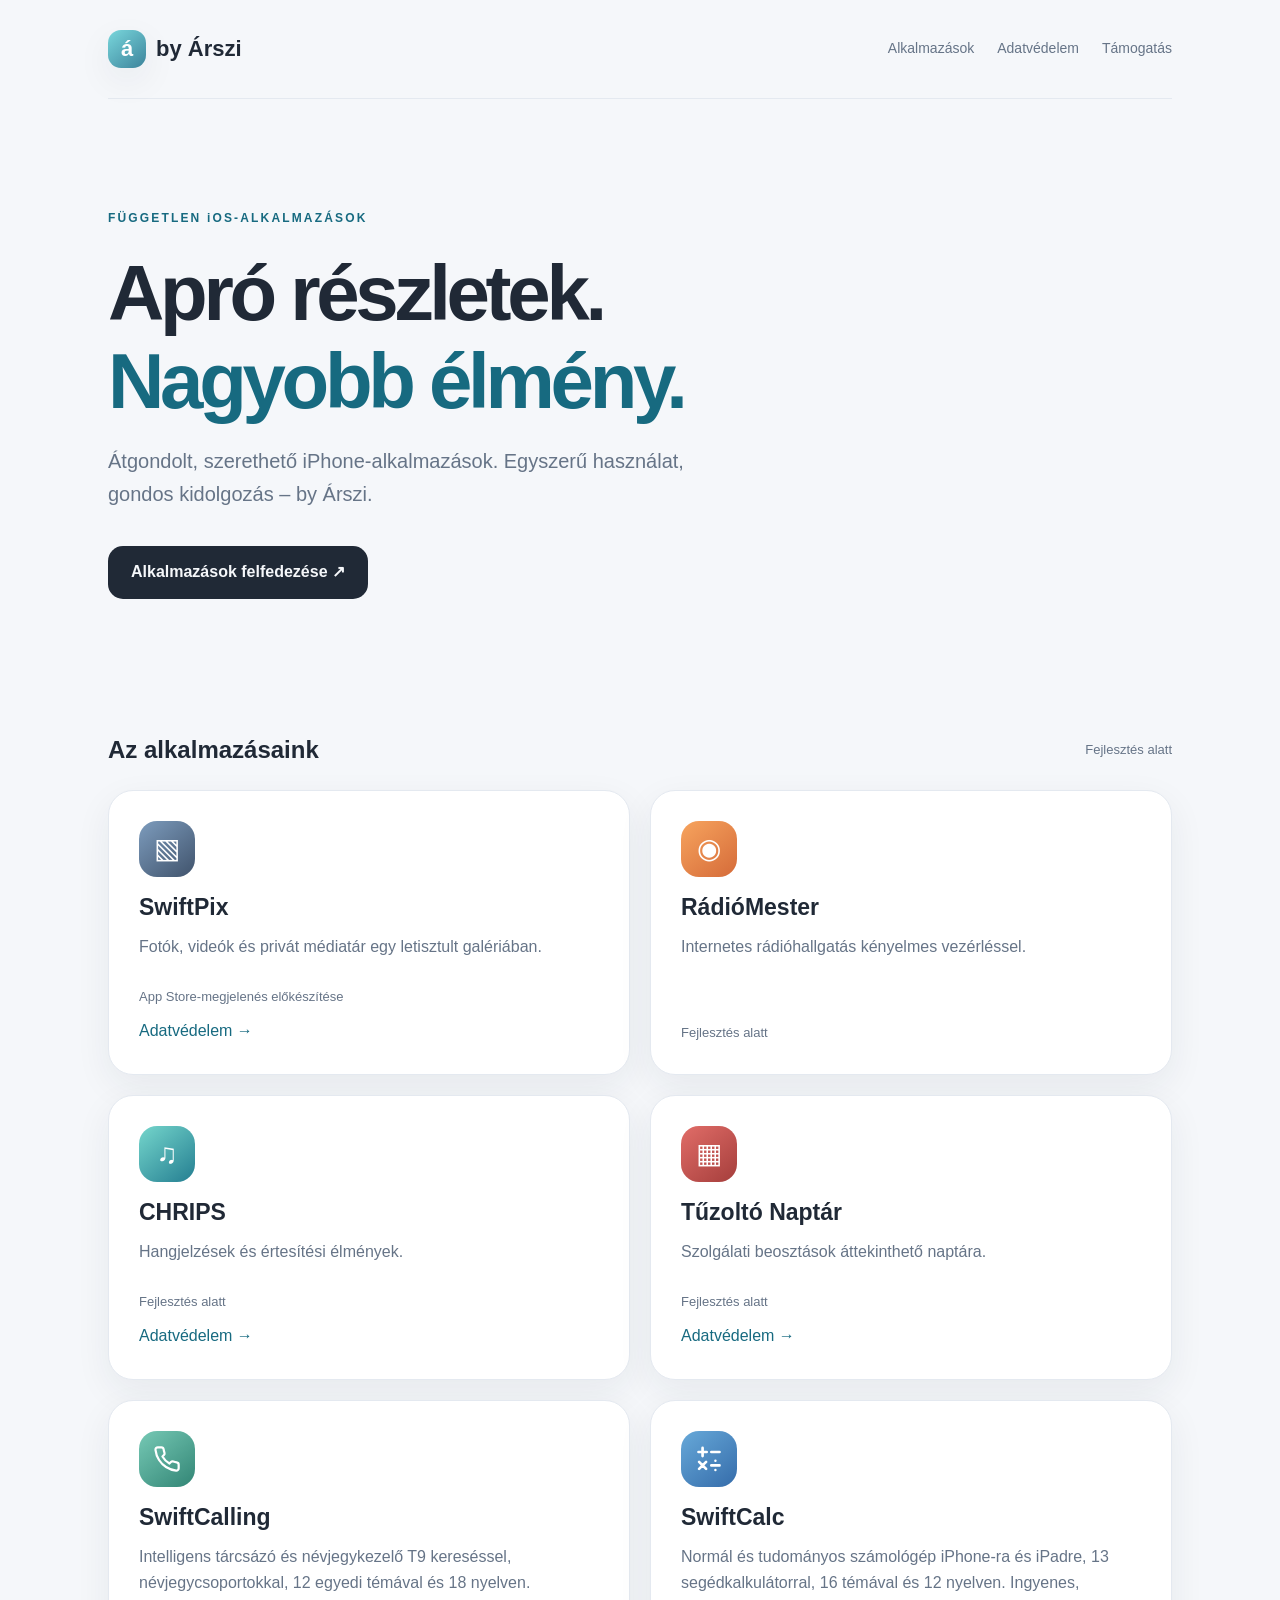
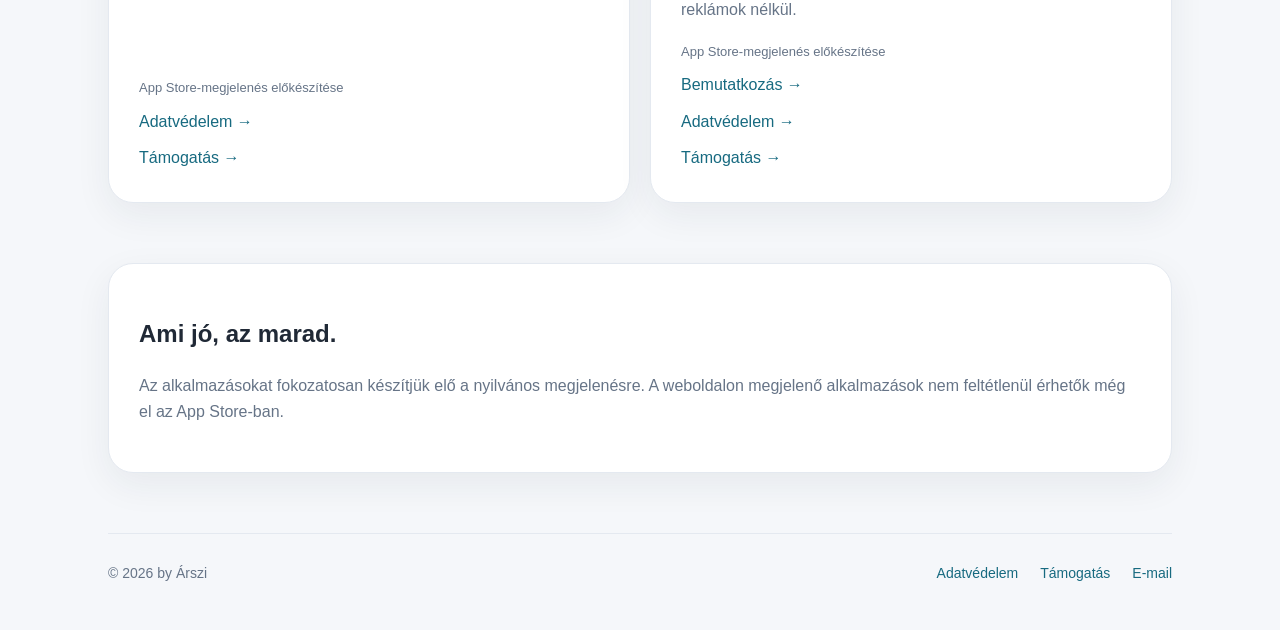
<file: index.html>
<!doctype html><html lang="hu"><head><meta charset="utf-8"><meta name="viewport" content="width=device-width,initial-scale=1"><meta name="theme-color" content="#f5f7fa"><meta name="description" content="by Árszi – független iPhone-alkalmazások."><title>by Árszi | Alkalmazások</title><link rel="stylesheet" href="style.css"></head><body><div class="wrap"><header><a class="brand" href="index.html"><span class="mark">á</span> by Árszi</a><nav><a href="#apps">Alkalmazások</a><a href="privacy.html">Adatvédelem</a><a href="support.html">Támogatás</a></nav></header><main><section class="hero"><span class="eyebrow">FÜGGETLEN iOS-ALKALMAZÁSOK</span><h1>Apró részletek.<br><span>Nagyobb élmény.</span></h1><p>Átgondolt, szerethető iPhone-alkalmazások. Egyszerű használat, gondos kidolgozás – by Árszi.</p><a class="primary" href="#apps">Alkalmazások felfedezése <span aria-hidden="true">↗</span></a></section><section id="apps"><div class="sectiontop"><h2>Az alkalmazásaink</h2><span>Fejlesztés alatt</span></div><div class="cards"><article class="card"><div class="appicon pix">▧</div><h3>SwiftPix</h3><p>Fotók, videók és privát médiatár egy letisztult galériában.</p><span class="status">App Store-megjelenés előkészítése</span><a href="privacy.html">Adatvédelem →</a></article><article class="card"><div class="appicon radio">◉</div><h3>RádióMester</h3><p>Internetes rádióhallgatás kényelmes vezérléssel.</p><span class="status">Fejlesztés alatt</span></article><article class="card"><div class="appicon chirps">♫</div><h3>CHRIPS</h3><p>Hangjelzések és értesítési élmények.</p><span class="status">Fejlesztés alatt</span><a href="chrips-privacy.html">Adatvédelem →</a></article><article class="card"><div class="appicon fire">▦</div><h3>Tűzoltó Naptár</h3><p>Szolgálati beosztások áttekinthető naptára.</p><span class="status">Fejlesztés alatt</span><a href="tuzoltonaptar-privacy.html">Adatvédelem →</a></article><article class="card"><div class="appicon" style="background:linear-gradient(140deg,#76c9b5,#328575)" role="img" aria-label="SwiftCalling alkalmazásikon"><svg width="28" height="28" viewBox="0 0 24 24" fill="none" stroke="currentColor" stroke-width="1.9" stroke-linecap="round" stroke-linejoin="round" aria-hidden="true"><path d="M22 16.92v3a2 2 0 0 1-2.18 2 19.79 19.79 0 0 1-8.63-3.07 19.5 19.5 0 0 1-6-6A19.79 19.79 0 0 1 2.12 4.2 2 2 0 0 1 4.11 2h3a2 2 0 0 1 2 1.72c.13.96.36 1.9.69 2.81a2 2 0 0 1-.45 2.11L8.09 9.91a16 16 0 0 0 6 6l1.27-1.27a2 2 0 0 1 2.11-.45c.91.33 1.85.56 2.81.69A2 2 0 0 1 22 16.92z"/></svg></div><h3>SwiftCalling</h3><p>Intelligens tárcsázó és névjegykezelő T9 kereséssel, névjegycsoportokkal, 12 egyedi témával és 18 nyelven.</p><span class="status">App Store-megjelenés előkészítése</span><a href="swiftcalling-privacy.html">Adatvédelem →</a><a href="swiftcalling-support.html">Támogatás →</a></article><article class="card"><div class="appicon" style="background:linear-gradient(140deg,#67a9d9,#356caa)" role="img" aria-label="SwiftCalc számológépikon"><svg width="28" height="28" viewBox="0 0 24 24" fill="none" stroke="currentColor" stroke-width="2.3" stroke-linecap="round" aria-hidden="true"><path d="M3 6h7M6.5 2.5v7M14 6h7M3.5 14.5l6 6m0-6l-6 6M14 17.5h7"/><circle cx="17.5" cy="13.5" r="1.05" fill="currentColor" stroke="none"/><circle cx="17.5" cy="21.5" r="1.05" fill="currentColor" stroke="none"/></svg></div><h3>SwiftCalc</h3><p>Normál és tudományos számológép iPhone-ra és iPadre, 13 segédkalkulátorral, 16 témával és 12 nyelven. Ingyenes, reklámok nélkül.</p><span class="status">App Store-megjelenés előkészítése</span><a href="swiftcalc.html">Bemutatkozás →</a><a href="swiftcalc-privacy.html">Adatvédelem →</a><a href="swiftcalc-support.html">Támogatás →</a></article></div></section><section class="note"><h2>Ami jó, az marad.</h2><p>Az alkalmazásokat fokozatosan készítjük elő a nyilvános megjelenésre. A weboldalon megjelenő alkalmazások nem feltétlenül érhetők még el az App Store-ban.</p></section></main><footer><span>© <span id="year"></span> by Árszi</span><div><a href="privacy.html">Adatvédelem</a><a href="support.html">Támogatás</a><a href="mailto:byarszi@proton.me">E-mail</a></div></footer></div><script>document.getElementById('year').textContent=new Date().getFullYear()</script></body></html>
</file>
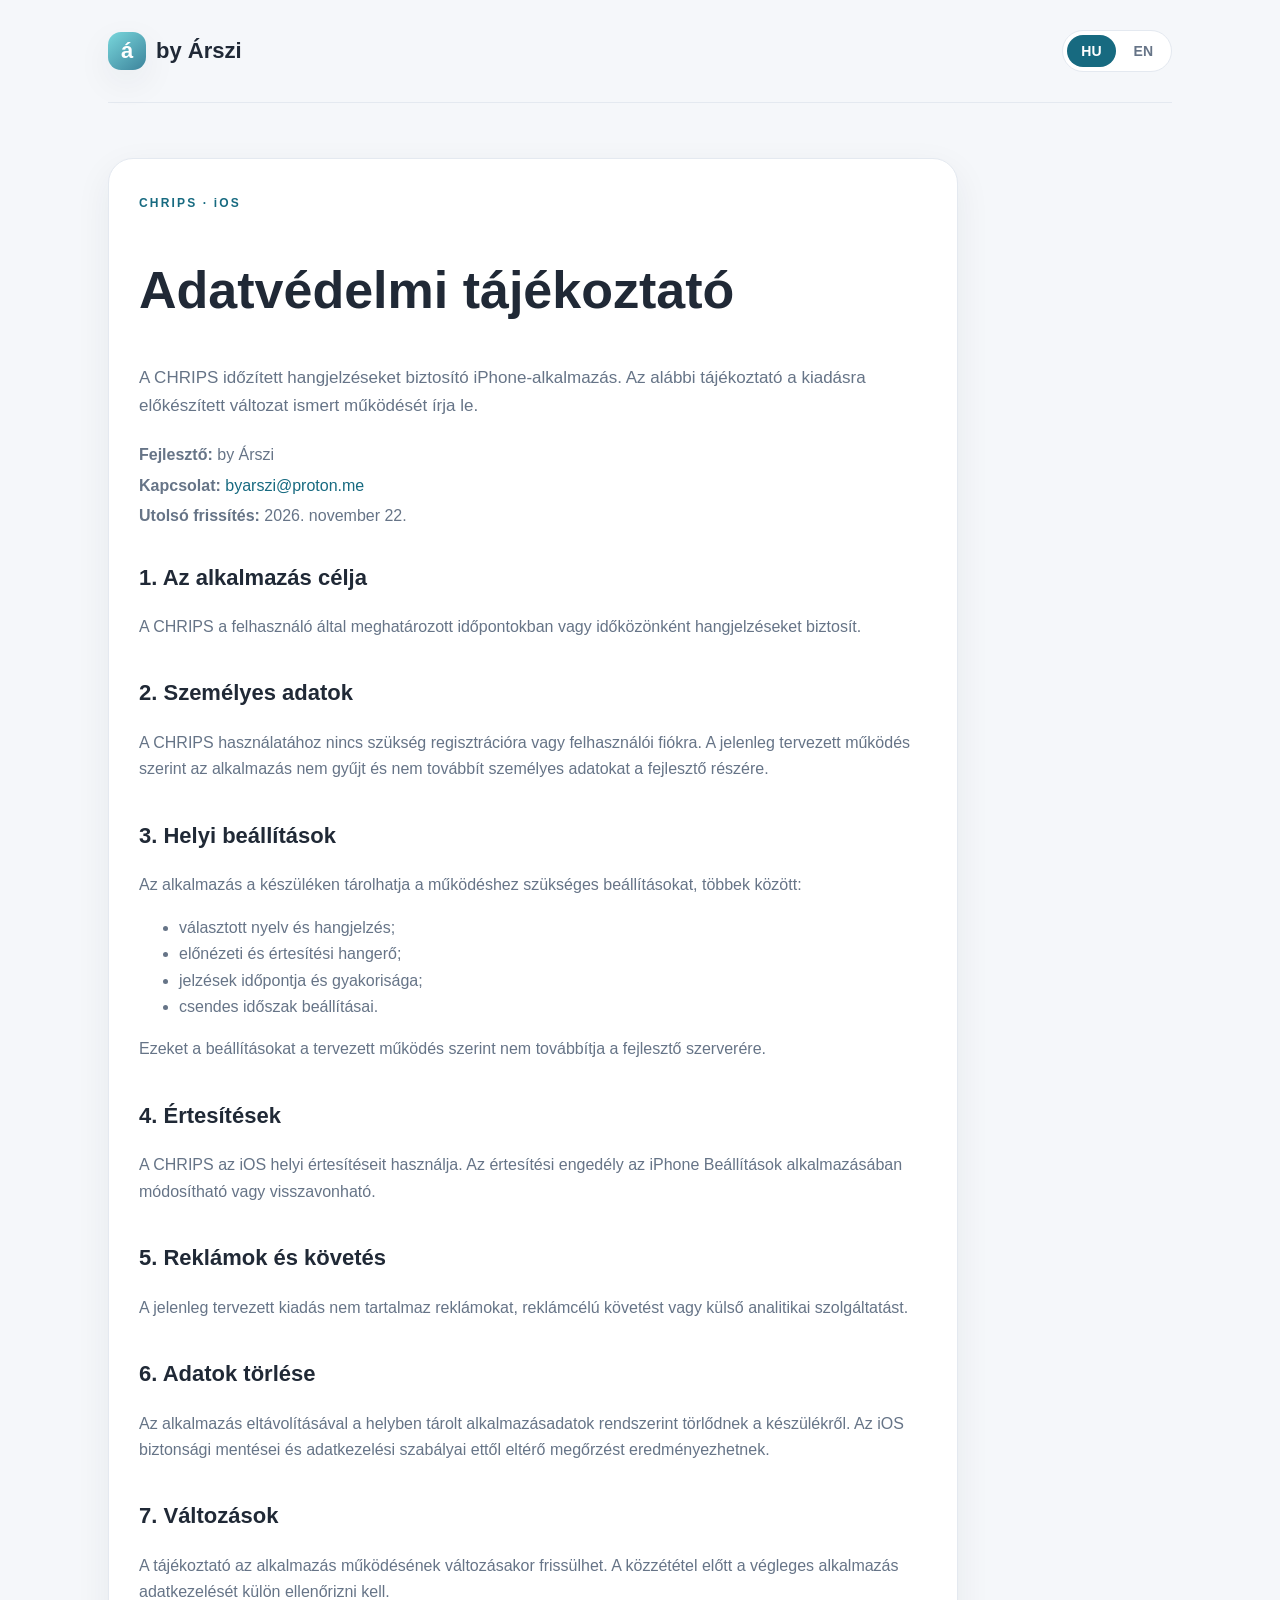
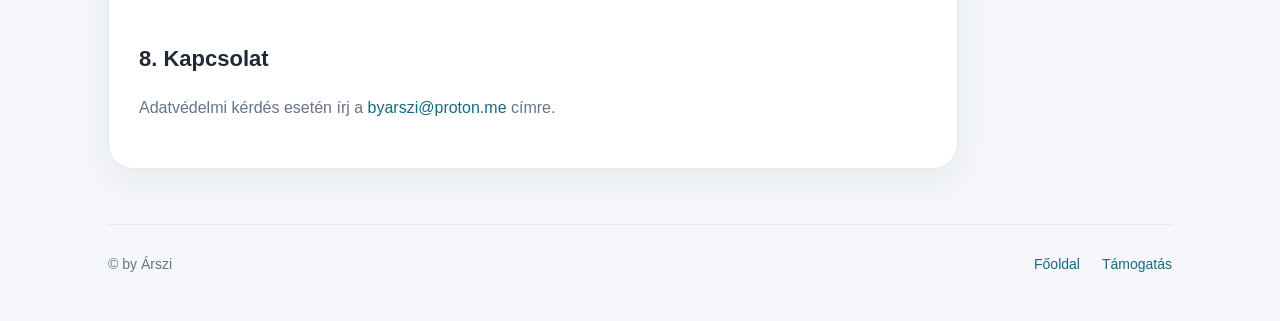
<file: chrips-privacy.html>
<!doctype html>
<html lang="hu">
<head>
  <meta charset="utf-8">
  <meta name="viewport" content="width=device-width, initial-scale=1">
  <meta name="theme-color" content="#f5f7fa">
  <meta name="description" content="CHRIPS – adatvédelmi tájékoztató / Privacy Policy">
  <title>CHRIPS | Adatvédelem – by Árszi</title>
  <!-- A SwiftPix oldallal közös GitHub Pages stíluslap. -->
  <link rel="stylesheet" href="style.css">
  <style>
    /* Csak a CHRIPS két nyelvének kapcsolója igényel külön stílust. */
    .language-switch {
      display: inline-flex;
      align-items: center;
      gap: 4px;
      padding: 4px;
      border: 1px solid var(--line);
      border-radius: 999px;
      background: var(--surface);
      flex-shrink: 0;
    }
    .language-switch button {
      padding: 7px 14px;
      border: 0;
      border-radius: 999px;
      background: transparent;
      color: var(--muted);
      font: inherit;
      font-size: 14px;
      font-weight: 700;
      line-height: 1.3;
      cursor: pointer;
    }
    .language-switch button[aria-pressed="true"] {
      background: var(--accent2);
      color: var(--surface);
    }
    a:focus-visible, button:focus-visible {
      outline: 3px solid var(--accent);
      outline-offset: 3px;
    }
    .privacy-intro { font-size: 17px; }
    .privacy-meta { margin: 22px 0 30px; }
    .privacy-meta p { margin: 4px 0; }
    .privacy-policy h2:first-of-type { margin-top: 30px; }
    [hidden] { display: none !important; }
    @media (max-width: 650px) {
      .language-switch { align-self: flex-start; }
      .privacy-intro { font-size: 16px; }
    }
  </style>
</head>
<body>
  <div class="wrap">
    <header>
      <a class="brand" href="index.html"><span class="mark" aria-hidden="true">á</span> by Árszi</a>
      <nav aria-label="Language / Nyelv">
        <div class="language-switch" role="group" aria-label="Language / Nyelv">
          <button id="huBtn" type="button" aria-pressed="true" aria-controls="hu">HU</button>
          <button id="enBtn" type="button" aria-pressed="false" aria-controls="en">EN</button>
        </div>
      </nav>
    </header>

    <main>
      <article id="hu" class="content privacy-policy" lang="hu">
        <span class="eyebrow">CHRIPS · iOS</span>
        <h1>Adatvédelmi tájékoztató</h1>
        <p class="privacy-intro">A CHRIPS időzített hangjelzéseket biztosító iPhone-alkalmazás. Az alábbi tájékoztató a kiadásra előkészített változat ismert működését írja le.</p>
        <div class="privacy-meta">
          <p><strong>Fejlesztő:</strong> by Árszi</p>
          <p><strong>Kapcsolat:</strong> <a href="mailto:byarszi@proton.me">byarszi@proton.me</a></p>
          <p><strong>Utolsó frissítés:</strong> 2026. november 22.</p>
        </div>
        <h2>1. Az alkalmazás célja</h2>
        <p>A CHRIPS a felhasználó által meghatározott időpontokban vagy időközönként hangjelzéseket biztosít.</p>
        <h2>2. Személyes adatok</h2>
        <p>A CHRIPS használatához nincs szükség regisztrációra vagy felhasználói fiókra. A jelenleg tervezett működés szerint az alkalmazás nem gyűjt és nem továbbít személyes adatokat a fejlesztő részére.</p>
        <h2>3. Helyi beállítások</h2>
        <p>Az alkalmazás a készüléken tárolhatja a működéshez szükséges beállításokat, többek között:</p>
        <ul>
          <li>választott nyelv és hangjelzés;</li>
          <li>előnézeti és értesítési hangerő;</li>
          <li>jelzések időpontja és gyakorisága;</li>
          <li>csendes időszak beállításai.</li>
        </ul>
        <p>Ezeket a beállításokat a tervezett működés szerint nem továbbítja a fejlesztő szerverére.</p>
        <h2>4. Értesítések</h2>
        <p>A CHRIPS az iOS helyi értesítéseit használja. Az értesítési engedély az iPhone Beállítások alkalmazásában módosítható vagy visszavonható.</p>
        <h2>5. Reklámok és követés</h2>
        <p>A jelenleg tervezett kiadás nem tartalmaz reklámokat, reklámcélú követést vagy külső analitikai szolgáltatást.</p>
        <h2>6. Adatok törlése</h2>
        <p>Az alkalmazás eltávolításával a helyben tárolt alkalmazásadatok rendszerint törlődnek a készülékről. Az iOS biztonsági mentései és adatkezelési szabályai ettől eltérő megőrzést eredményezhetnek.</p>
        <h2>7. Változások</h2>
        <p>A tájékoztató az alkalmazás működésének változásakor frissülhet. A közzététel előtt a végleges alkalmazás adatkezelését külön ellenőrizni kell.</p>
        <h2>8. Kapcsolat</h2>
        <p>Adatvédelmi kérdés esetén írj a <a href="mailto:byarszi@proton.me">byarszi@proton.me</a> címre.</p>
      </article>

      <article id="en" class="content privacy-policy" lang="en" hidden>
        <span class="eyebrow">CHRIPS · iOS</span>
        <h1>Privacy Policy</h1>
        <p class="privacy-intro">CHRIPS is an iPhone app for scheduled sound alerts. This notice describes the currently understood behavior of the version being prepared for release.</p>
        <div class="privacy-meta">
          <p><strong>Developer:</strong> by Árszi</p>
          <p><strong>Contact:</strong> <a href="mailto:byarszi@proton.me">byarszi@proton.me</a></p>
          <p><strong>Last updated:</strong> November 22, 2026</p>
        </div>
        <h2>1. Purpose</h2>
        <p>CHRIPS provides sound alerts at times or intervals chosen by the user.</p>
        <h2>2. Personal information</h2>
        <p>No registration or user account is required. Under the currently planned operation, CHRIPS does not collect or transmit personal information to the developer.</p>
        <h2>3. Settings stored on your device</h2>
        <p>The app may store settings needed for its operation on your device, including:</p>
        <ul>
          <li>selected language and sound;</li>
          <li>preview and notification volume;</li>
          <li>alert times and frequency;</li>
          <li>quiet hours settings.</li>
        </ul>
        <p>Under the planned operation, these settings are not sent to a developer-operated server.</p>
        <h2>4. Notifications</h2>
        <p>CHRIPS uses local iOS notifications. You can change or revoke notification permission in your iPhone's Settings.</p>
        <h2>5. Ads and tracking</h2>
        <p>The currently planned release does not include advertisements, advertising tracking, or third-party analytics.</p>
        <h2>6. Deleting data</h2>
        <p>Removing the app normally deletes its locally stored app data from the device. iOS backups and data retention behavior may differ.</p>
        <h2>7. Changes</h2>
        <p>This policy may be updated if the app's functionality changes. The final release's data practices must be verified before publication.</p>
        <h2>8. Contact</h2>
        <p>For privacy questions, contact <a href="mailto:byarszi@proton.me">byarszi@proton.me</a>.</p>
      </article>
    </main>

    <footer>
      <span>© by Árszi</span>
      <div><a id="back" href="index.html">Főoldal</a><a id="support" href="support.html">Támogatás</a></div>
    </footer>
  </div>
  <script>
    (function () {
      const hu = document.getElementById('hu');
      const en = document.getElementById('en');
      const huBtn = document.getElementById('huBtn');
      const enBtn = document.getElementById('enBtn');
      const back = document.getElementById('back');
      const support = document.getElementById('support');
      function setLanguage(lang) {
        const isHu = lang === 'hu';
        hu.hidden = !isHu;
        en.hidden = isHu;
        huBtn.setAttribute('aria-pressed', String(isHu));
        enBtn.setAttribute('aria-pressed', String(!isHu));
        document.documentElement.lang = isHu ? 'hu' : 'en';
        document.title = isHu ? 'CHRIPS | Adatvédelem – by Árszi' : 'CHRIPS | Privacy Policy – by Árszi';
        back.textContent = isHu ? 'Főoldal' : 'Home';
        support.textContent = isHu ? 'Támogatás' : 'Support';
      }
      huBtn.addEventListener('click', function () { setLanguage('hu'); });
      enBtn.addEventListener('click', function () { setLanguage('en'); });
      setLanguage(new URLSearchParams(location.search).get('lang') === 'en' ? 'en' : 'hu');
    }());
  </script>
</body>
</html>
</file>
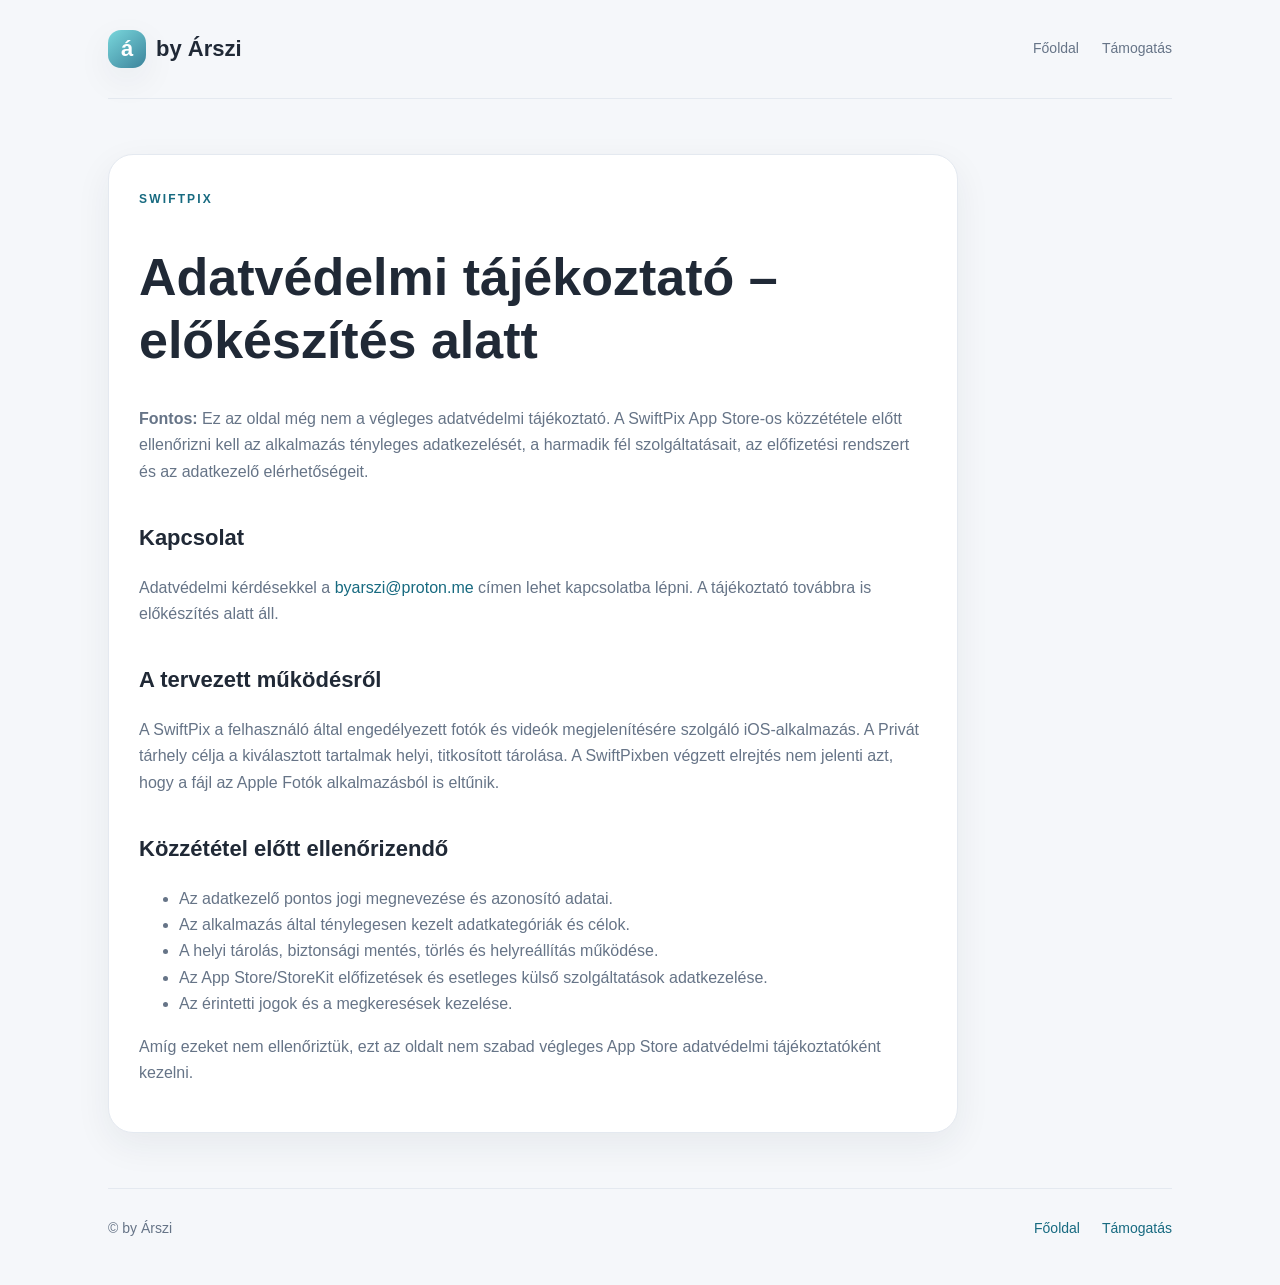
<file: privacy.html>
<!doctype html><html lang="hu"><head><meta charset="utf-8"><meta name="viewport" content="width=device-width,initial-scale=1"><title>Adatvédelem | SwiftPix – by Árszi</title><link rel="stylesheet" href="style.css"></head><body><div class="wrap"><header><a class="brand" href="index.html"><span class="mark">á</span> by Árszi</a><nav><a href="index.html">Főoldal</a><a href="support.html">Támogatás</a></nav></header><main class="content"><span class="eyebrow">SWIFTPIX</span><h1>Adatvédelmi tájékoztató – előkészítés alatt</h1><p><strong>Fontos:</strong> Ez az oldal még nem a végleges adatvédelmi tájékoztató. A SwiftPix App Store-os közzététele előtt ellenőrizni kell az alkalmazás tényleges adatkezelését, a harmadik fél szolgáltatásait, az előfizetési rendszert és az adatkezelő elérhetőségeit.</p><h2>Kapcsolat</h2><p>Adatvédelmi kérdésekkel a <a href="mailto:byarszi@proton.me">byarszi@proton.me</a> címen lehet kapcsolatba lépni. A tájékoztató továbbra is előkészítés alatt áll.</p><h2>A tervezett működésről</h2><p>A SwiftPix a felhasználó által engedélyezett fotók és videók megjelenítésére szolgáló iOS-alkalmazás. A Privát tárhely célja a kiválasztott tartalmak helyi, titkosított tárolása. A SwiftPixben végzett elrejtés nem jelenti azt, hogy a fájl az Apple Fotók alkalmazásból is eltűnik.</p><h2>Közzététel előtt ellenőrizendő</h2><ul><li>Az adatkezelő pontos jogi megnevezése és azonosító adatai.</li><li>Az alkalmazás által ténylegesen kezelt adatkategóriák és célok.</li><li>A helyi tárolás, biztonsági mentés, törlés és helyreállítás működése.</li><li>Az App Store/StoreKit előfizetések és esetleges külső szolgáltatások adatkezelése.</li><li>Az érintetti jogok és a megkeresések kezelése.</li></ul><p>Amíg ezeket nem ellenőriztük, ezt az oldalt nem szabad végleges App Store adatvédelmi tájékoztatóként kezelni.</p></main><footer><span>© by Árszi</span><div><a href="index.html">Főoldal</a><a href="support.html">Támogatás</a></div></footer></div></body></html>
</file>
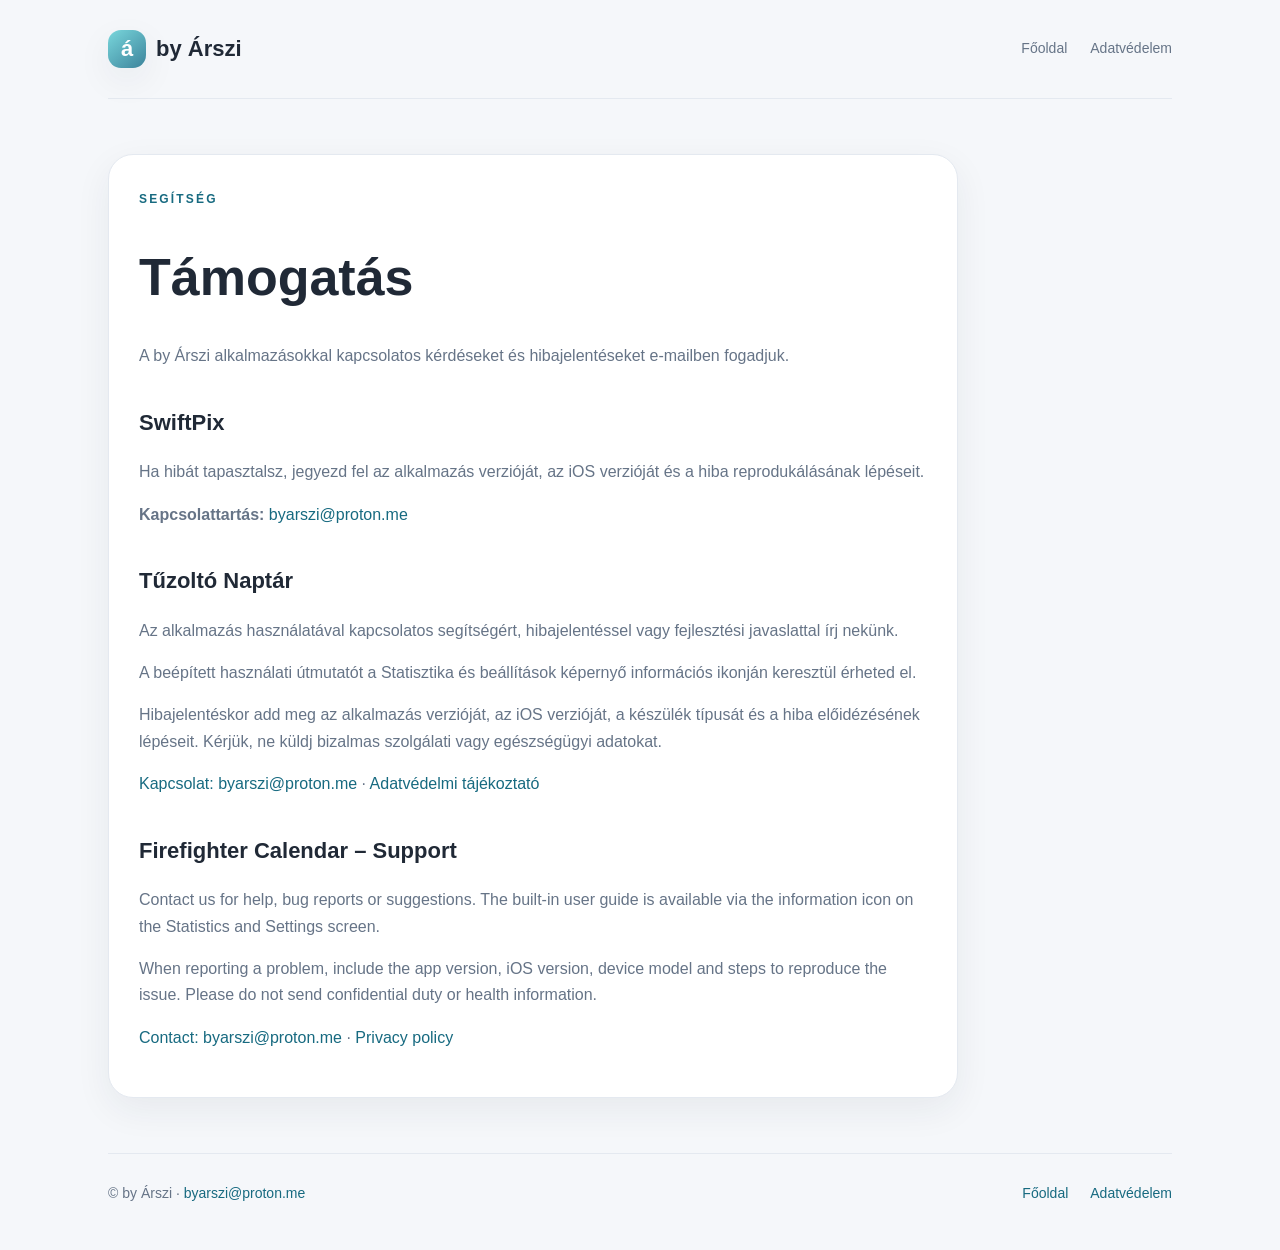
<file: support.html>
<!doctype html><html lang="hu"><head><meta charset="utf-8"><meta name="viewport" content="width=device-width,initial-scale=1"><title>Támogatás | by Árszi</title><link rel="stylesheet" href="style.css"></head><body><div class="wrap"><header><a class="brand" href="index.html"><span class="mark">á</span> by Árszi</a><nav><a href="index.html">Főoldal</a><a href="privacy.html">Adatvédelem</a></nav></header><main class="content"><span class="eyebrow">SEGÍTSÉG</span><h1>Támogatás</h1><p>A by Árszi alkalmazásokkal kapcsolatos kérdéseket és hibajelentéseket e-mailben fogadjuk.</p><h2>SwiftPix</h2><p>Ha hibát tapasztalsz, jegyezd fel az alkalmazás verzióját, az iOS verzióját és a hiba reprodukálásának lépéseit.</p><p><strong>Kapcsolattartás:</strong> <a href="mailto:byarszi@proton.me">byarszi@proton.me</a></p><section id="tuzoltonaptar"><h2>Tűzoltó Naptár</h2><p>Az alkalmazás használatával kapcsolatos segítségért, hibajelentéssel vagy fejlesztési javaslattal írj nekünk.</p><p>A beépített használati útmutatót a Statisztika és beállítások képernyő információs ikonján keresztül érheted el.</p><p>Hibajelentéskor add meg az alkalmazás verzióját, az iOS verzióját, a készülék típusát és a hiba előidézésének lépéseit. Kérjük, ne küldj bizalmas szolgálati vagy egészségügyi adatokat.</p><p><a href="mailto:byarszi@proton.me?subject=T%C5%B1zolt%C3%B3%20Napt%C3%A1r%20-%20T%C3%A1mogat%C3%A1s">Kapcsolat: byarszi@proton.me</a> · <a href="tuzoltonaptar-privacy.html">Adatvédelmi tájékoztató</a></p><div lang="en"><h2>Firefighter Calendar – Support</h2><p>Contact us for help, bug reports or suggestions. The built-in user guide is available via the information icon on the Statistics and Settings screen.</p><p>When reporting a problem, include the app version, iOS version, device model and steps to reproduce the issue. Please do not send confidential duty or health information.</p><p><a href="mailto:byarszi@proton.me?subject=Firefighter%20Calendar%20-%20Support">Contact: byarszi@proton.me</a> · <a href="tuzoltonaptar-privacy.html">Privacy policy</a></p></div></section></main><footer><span>© by Árszi · <a href="mailto:byarszi@proton.me">byarszi@proton.me</a></span><div><a href="index.html">Főoldal</a><a href="privacy.html">Adatvédelem</a></div></footer></div></body></html>
</file>
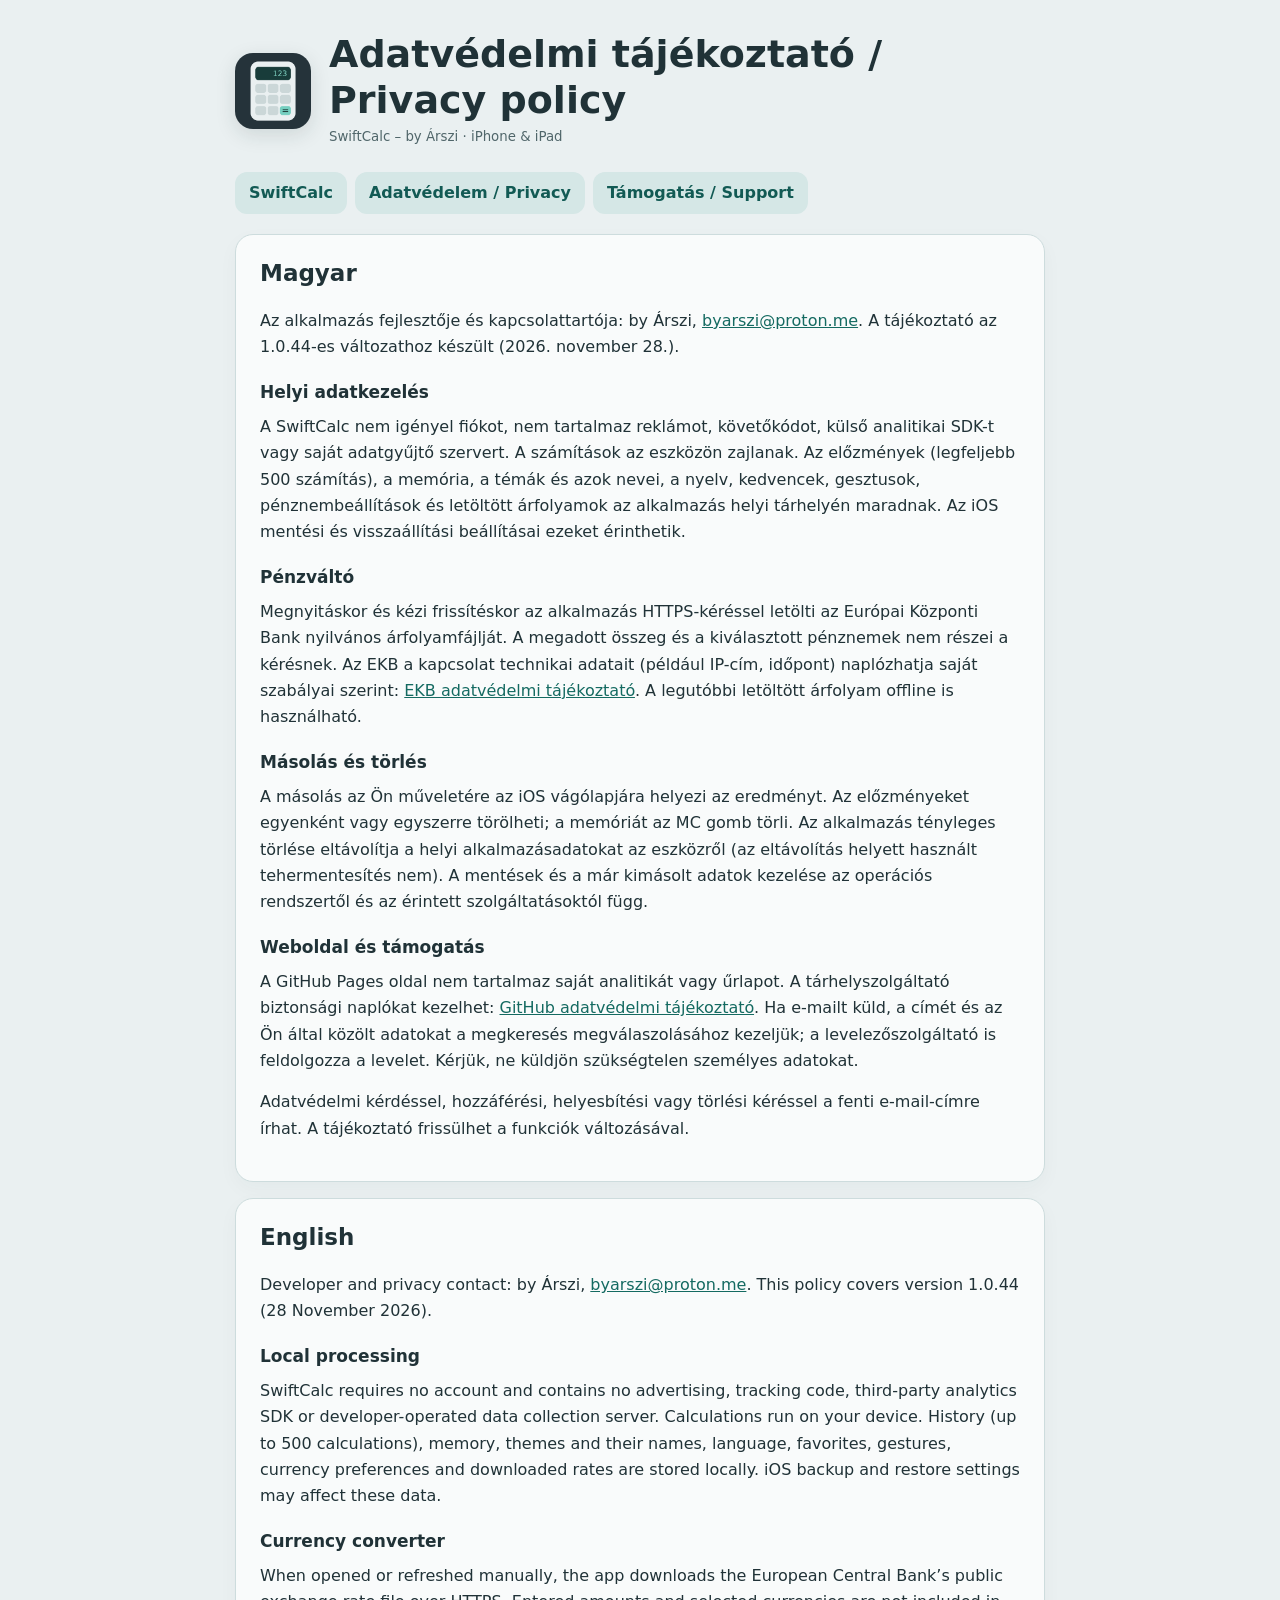
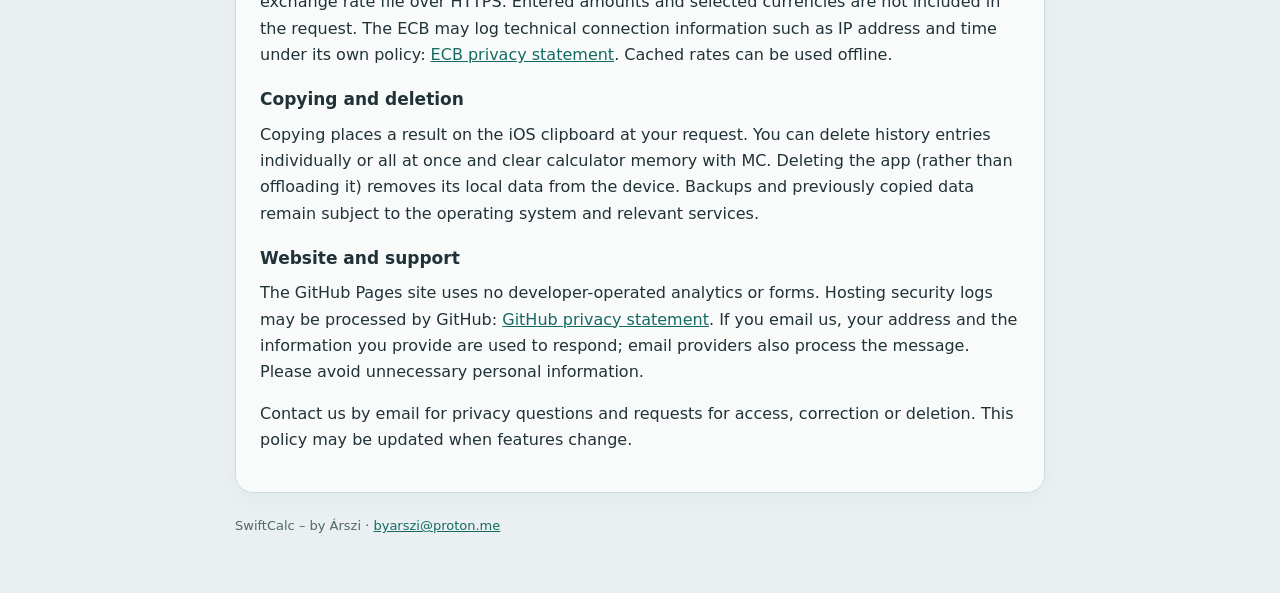
<file: swiftcalc-privacy.html>
<!doctype html><html lang="hu"><head><meta charset="utf-8"><meta name="viewport" content="width=device-width, initial-scale=1"><meta name="description" content="SwiftCalc – by Árszi"><title>Adatvédelmi tájékoztató / Privacy policy | SwiftCalc</title><style>*{box-sizing:border-box}body{margin:0;background:#eaf0f1;color:#203237;font:16px/1.65 system-ui,-apple-system,sans-serif}main{max-width:850px;margin:auto;padding:32px 20px 56px}header{display:flex;align-items:center;gap:18px;margin-bottom:22px}header img{width:76px;height:76px;border-radius:18px;box-shadow:0 6px 20px #172c3320}h1{font-size:clamp(25px,5vw,38px);line-height:1.2;margin:0}h2{font-size:23px;line-height:1.3;margin-top:0}h3{font-size:17px;margin-bottom:6px}p{margin:8px 0 15px}nav{display:flex;flex-wrap:wrap;gap:8px;margin:20px 0}nav a{padding:8px 14px;background:#d5e7e6;border-radius:12px;text-decoration:none;color:#125a54;font-weight:600}section{padding:24px;background:#f9fbfb;border:1px solid #cddcdd;border-radius:18px;margin:16px 0;box-shadow:0 7px 20px #172c3309}a{color:#146a61;overflow-wrap:anywhere}small,footer{color:#50666a}footer{margin-top:22px;font-size:13px}@media(prefers-color-scheme:dark){body{background:#22282c;color:#edf5f4}section{background:#303a3e;border-color:#445458}nav a{background:#3d5555;color:#b9f3e8}a{color:#8de0cf}small,footer{color:#b1c6c7}}</style></head><body><main><header><img src="swiftcalc-icon.png" alt="SwiftCalc"><div><h1>Adatvédelmi tájékoztató / Privacy policy</h1><small>SwiftCalc – by Árszi · iPhone &amp; iPad</small></div></header><nav aria-label="Navigáció"><a href="swiftcalc.html">SwiftCalc</a><a href="swiftcalc-privacy.html">Adatvédelem / Privacy</a><a href="swiftcalc-support.html">Támogatás / Support</a></nav><section><h2>Magyar</h2><p>Az alkalmazás fejlesztője és kapcsolattartója: by Árszi, <a href="mailto:byarszi@proton.me">byarszi@proton.me</a>. A tájékoztató az 1.0.44-es változathoz készült (2026. november 28.).</p><h3>Helyi adatkezelés</h3><p>A SwiftCalc nem igényel fiókot, nem tartalmaz reklámot, követőkódot, külső analitikai SDK-t vagy saját adatgyűjtő szervert. A számítások az eszközön zajlanak. Az előzmények (legfeljebb 500 számítás), a memória, a témák és azok nevei, a nyelv, kedvencek, gesztusok, pénznembeállítások és letöltött árfolyamok az alkalmazás helyi tárhelyén maradnak. Az iOS mentési és visszaállítási beállításai ezeket érinthetik.</p><h3>Pénzváltó</h3><p>Megnyitáskor és kézi frissítéskor az alkalmazás HTTPS-kéréssel letölti az Európai Központi Bank nyilvános árfolyamfájlját. A megadott összeg és a kiválasztott pénznemek nem részei a kérésnek. Az EKB a kapcsolat technikai adatait (például IP-cím, időpont) naplózhatja saját szabályai szerint: <a href="https://www.ecb.europa.eu/services/data-protection/privacy-statements/html/ecb.privacy_statement_website.en.html">EKB adatvédelmi tájékoztató</a>. A legutóbbi letöltött árfolyam offline is használható.</p><h3>Másolás és törlés</h3><p>A másolás az Ön műveletére az iOS vágólapjára helyezi az eredményt. Az előzményeket egyenként vagy egyszerre törölheti; a memóriát az MC gomb törli. Az alkalmazás tényleges törlése eltávolítja a helyi alkalmazásadatokat az eszközről (az eltávolítás helyett használt tehermentesítés nem). A mentések és a már kimásolt adatok kezelése az operációs rendszertől és az érintett szolgáltatásoktól függ.</p><h3>Weboldal és támogatás</h3><p>A GitHub Pages oldal nem tartalmaz saját analitikát vagy űrlapot. A tárhelyszolgáltató biztonsági naplókat kezelhet: <a href="https://docs.github.com/en/site-policy/privacy-policies/github-general-privacy-statement">GitHub adatvédelmi tájékoztató</a>. Ha e-mailt küld, a címét és az Ön által közölt adatokat a megkeresés megválaszolásához kezeljük; a levelezőszolgáltató is feldolgozza a levelet. Kérjük, ne küldjön szükségtelen személyes adatokat.</p><p>Adatvédelmi kérdéssel, hozzáférési, helyesbítési vagy törlési kéréssel a fenti e-mail-címre írhat. A tájékoztató frissülhet a funkciók változásával.</p></section><section lang="en"><h2>English</h2><p>Developer and privacy contact: by Árszi, <a href="mailto:byarszi@proton.me">byarszi@proton.me</a>. This policy covers version 1.0.44 (28 November 2026).</p><h3>Local processing</h3><p>SwiftCalc requires no account and contains no advertising, tracking code, third-party analytics SDK or developer-operated data collection server. Calculations run on your device. History (up to 500 calculations), memory, themes and their names, language, favorites, gestures, currency preferences and downloaded rates are stored locally. iOS backup and restore settings may affect these data.</p><h3>Currency converter</h3><p>When opened or refreshed manually, the app downloads the European Central Bank’s public exchange rate file over HTTPS. Entered amounts and selected currencies are not included in the request. The ECB may log technical connection information such as IP address and time under its own policy: <a href="https://www.ecb.europa.eu/services/data-protection/privacy-statements/html/ecb.privacy_statement_website.en.html">ECB privacy statement</a>. Cached rates can be used offline.</p><h3>Copying and deletion</h3><p>Copying places a result on the iOS clipboard at your request. You can delete history entries individually or all at once and clear calculator memory with MC. Deleting the app (rather than offloading it) removes its local data from the device. Backups and previously copied data remain subject to the operating system and relevant services.</p><h3>Website and support</h3><p>The GitHub Pages site uses no developer-operated analytics or forms. Hosting security logs may be processed by GitHub: <a href="https://docs.github.com/en/site-policy/privacy-policies/github-general-privacy-statement">GitHub privacy statement</a>. If you email us, your address and the information you provide are used to respond; email providers also process the message. Please avoid unnecessary personal information.</p><p>Contact us by email for privacy questions and requests for access, correction or deletion. This policy may be updated when features change.</p></section><footer>SwiftCalc – by Árszi · <a href="mailto:byarszi@proton.me">byarszi@proton.me</a></footer></main></body></html>
</file>
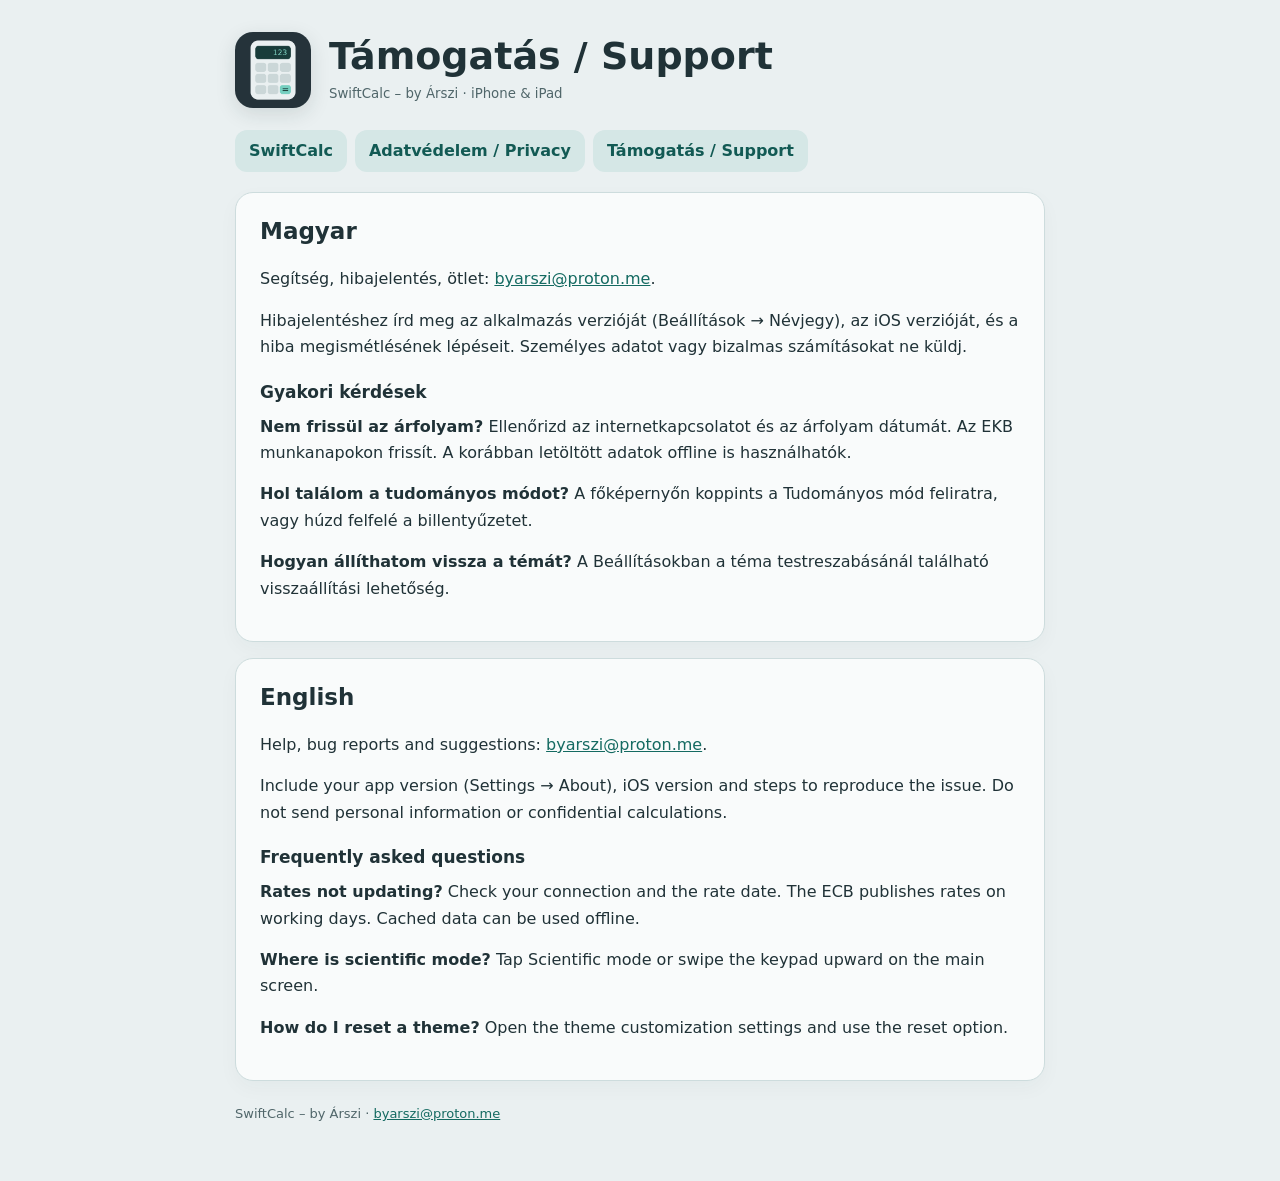
<file: swiftcalc-support.html>
<!doctype html><html lang="hu"><head><meta charset="utf-8"><meta name="viewport" content="width=device-width, initial-scale=1"><meta name="description" content="SwiftCalc – by Árszi"><title>Támogatás / Support | SwiftCalc</title><style>*{box-sizing:border-box}body{margin:0;background:#eaf0f1;color:#203237;font:16px/1.65 system-ui,-apple-system,sans-serif}main{max-width:850px;margin:auto;padding:32px 20px 56px}header{display:flex;align-items:center;gap:18px;margin-bottom:22px}header img{width:76px;height:76px;border-radius:18px;box-shadow:0 6px 20px #172c3320}h1{font-size:clamp(25px,5vw,38px);line-height:1.2;margin:0}h2{font-size:23px;line-height:1.3;margin-top:0}h3{font-size:17px;margin-bottom:6px}p{margin:8px 0 15px}nav{display:flex;flex-wrap:wrap;gap:8px;margin:20px 0}nav a{padding:8px 14px;background:#d5e7e6;border-radius:12px;text-decoration:none;color:#125a54;font-weight:600}section{padding:24px;background:#f9fbfb;border:1px solid #cddcdd;border-radius:18px;margin:16px 0;box-shadow:0 7px 20px #172c3309}a{color:#146a61;overflow-wrap:anywhere}small,footer{color:#50666a}footer{margin-top:22px;font-size:13px}@media(prefers-color-scheme:dark){body{background:#22282c;color:#edf5f4}section{background:#303a3e;border-color:#445458}nav a{background:#3d5555;color:#b9f3e8}a{color:#8de0cf}small,footer{color:#b1c6c7}}</style></head><body><main><header><img src="swiftcalc-icon.png" alt="SwiftCalc"><div><h1>Támogatás / Support</h1><small>SwiftCalc – by Árszi · iPhone &amp; iPad</small></div></header><nav aria-label="Navigáció"><a href="swiftcalc.html">SwiftCalc</a><a href="swiftcalc-privacy.html">Adatvédelem / Privacy</a><a href="swiftcalc-support.html">Támogatás / Support</a></nav><section><h2>Magyar</h2><p>Segítség, hibajelentés, ötlet: <a href="mailto:byarszi@proton.me?subject=SwiftCalc%20-%20Support">byarszi@proton.me</a>.</p><p>Hibajelentéshez írd meg az alkalmazás verzióját (Beállítások → Névjegy), az iOS verzióját, és a hiba megismétlésének lépéseit. Személyes adatot vagy bizalmas számításokat ne küldj.</p><h3>Gyakori kérdések</h3><p><b>Nem frissül az árfolyam?</b> Ellenőrizd az internetkapcsolatot és az árfolyam dátumát. Az EKB munkanapokon frissít. A korábban letöltött adatok offline is használhatók.</p><p><b>Hol találom a tudományos módot?</b> A főképernyőn koppints a Tudományos mód feliratra, vagy húzd felfelé a billentyűzetet.</p><p><b>Hogyan állíthatom vissza a témát?</b> A Beállításokban a téma testreszabásánál található visszaállítási lehetőség.</p></section><section lang="en"><h2>English</h2><p>Help, bug reports and suggestions: <a href="mailto:byarszi@proton.me?subject=SwiftCalc%20-%20Support">byarszi@proton.me</a>.</p><p>Include your app version (Settings → About), iOS version and steps to reproduce the issue. Do not send personal information or confidential calculations.</p><h3>Frequently asked questions</h3><p><b>Rates not updating?</b> Check your connection and the rate date. The ECB publishes rates on working days. Cached data can be used offline.</p><p><b>Where is scientific mode?</b> Tap Scientific mode or swipe the keypad upward on the main screen.</p><p><b>How do I reset a theme?</b> Open the theme customization settings and use the reset option.</p></section><footer>SwiftCalc – by Árszi · <a href="mailto:byarszi@proton.me">byarszi@proton.me</a></footer></main></body></html>
</file>
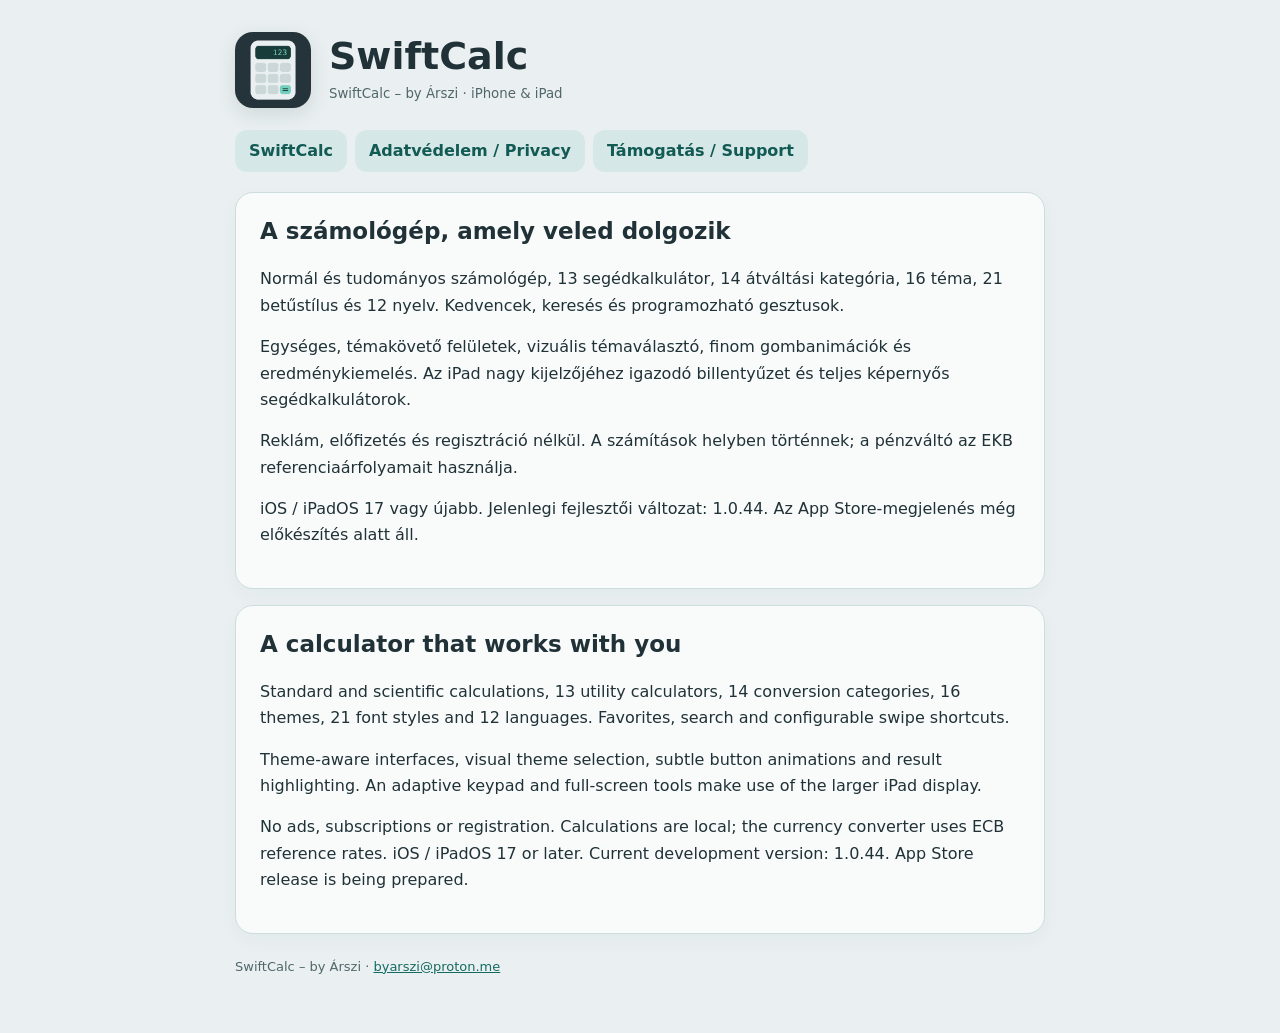
<file: swiftcalc.html>
<!doctype html><html lang="hu"><head><meta charset="utf-8"><meta name="viewport" content="width=device-width, initial-scale=1"><meta name="description" content="SwiftCalc – by Árszi"><title>SwiftCalc | SwiftCalc</title><style>*{box-sizing:border-box}body{margin:0;background:#eaf0f1;color:#203237;font:16px/1.65 system-ui,-apple-system,sans-serif}main{max-width:850px;margin:auto;padding:32px 20px 56px}header{display:flex;align-items:center;gap:18px;margin-bottom:22px}header img{width:76px;height:76px;border-radius:18px;box-shadow:0 6px 20px #172c3320}h1{font-size:clamp(25px,5vw,38px);line-height:1.2;margin:0}h2{font-size:23px;line-height:1.3;margin-top:0}h3{font-size:17px;margin-bottom:6px}p{margin:8px 0 15px}nav{display:flex;flex-wrap:wrap;gap:8px;margin:20px 0}nav a{padding:8px 14px;background:#d5e7e6;border-radius:12px;text-decoration:none;color:#125a54;font-weight:600}section{padding:24px;background:#f9fbfb;border:1px solid #cddcdd;border-radius:18px;margin:16px 0;box-shadow:0 7px 20px #172c3309}a{color:#146a61;overflow-wrap:anywhere}small,footer{color:#50666a}footer{margin-top:22px;font-size:13px}@media(prefers-color-scheme:dark){body{background:#22282c;color:#edf5f4}section{background:#303a3e;border-color:#445458}nav a{background:#3d5555;color:#b9f3e8}a{color:#8de0cf}small,footer{color:#b1c6c7}}</style></head><body><main><header><img src="swiftcalc-icon.png" alt="SwiftCalc"><div><h1>SwiftCalc</h1><small>SwiftCalc – by Árszi · iPhone &amp; iPad</small></div></header><nav aria-label="Navigáció"><a href="swiftcalc.html">SwiftCalc</a><a href="swiftcalc-privacy.html">Adatvédelem / Privacy</a><a href="swiftcalc-support.html">Támogatás / Support</a></nav><section><h2>A számológép, amely veled dolgozik</h2><p>Normál és tudományos számológép, 13 segédkalkulátor, 14 átváltási kategória, 16 téma, 21 betűstílus és 12 nyelv. Kedvencek, keresés és programozható gesztusok.</p><p>Egységes, témakövető felületek, vizuális témaválasztó, finom gombanimációk és eredménykiemelés. Az iPad nagy kijelzőjéhez igazodó billentyűzet és teljes képernyős segédkalkulátorok.</p><p>Reklám, előfizetés és regisztráció nélkül. A számítások helyben történnek; a pénzváltó az EKB referenciaárfolyamait használja.</p><p>iOS / iPadOS 17 vagy újabb. Jelenlegi fejlesztői változat: 1.0.44. Az App Store-megjelenés még előkészítés alatt áll.</p></section><section lang="en"><h2>A calculator that works with you</h2><p>Standard and scientific calculations, 13 utility calculators, 14 conversion categories, 16 themes, 21 font styles and 12 languages. Favorites, search and configurable swipe shortcuts.</p><p>Theme-aware interfaces, visual theme selection, subtle button animations and result highlighting. An adaptive keypad and full-screen tools make use of the larger iPad display.</p><p>No ads, subscriptions or registration. Calculations are local; the currency converter uses ECB reference rates. iOS / iPadOS 17 or later. Current development version: 1.0.44. App Store release is being prepared.</p></section><footer>SwiftCalc – by Árszi · <a href="mailto:byarszi@proton.me">byarszi@proton.me</a></footer></main></body></html>
</file>
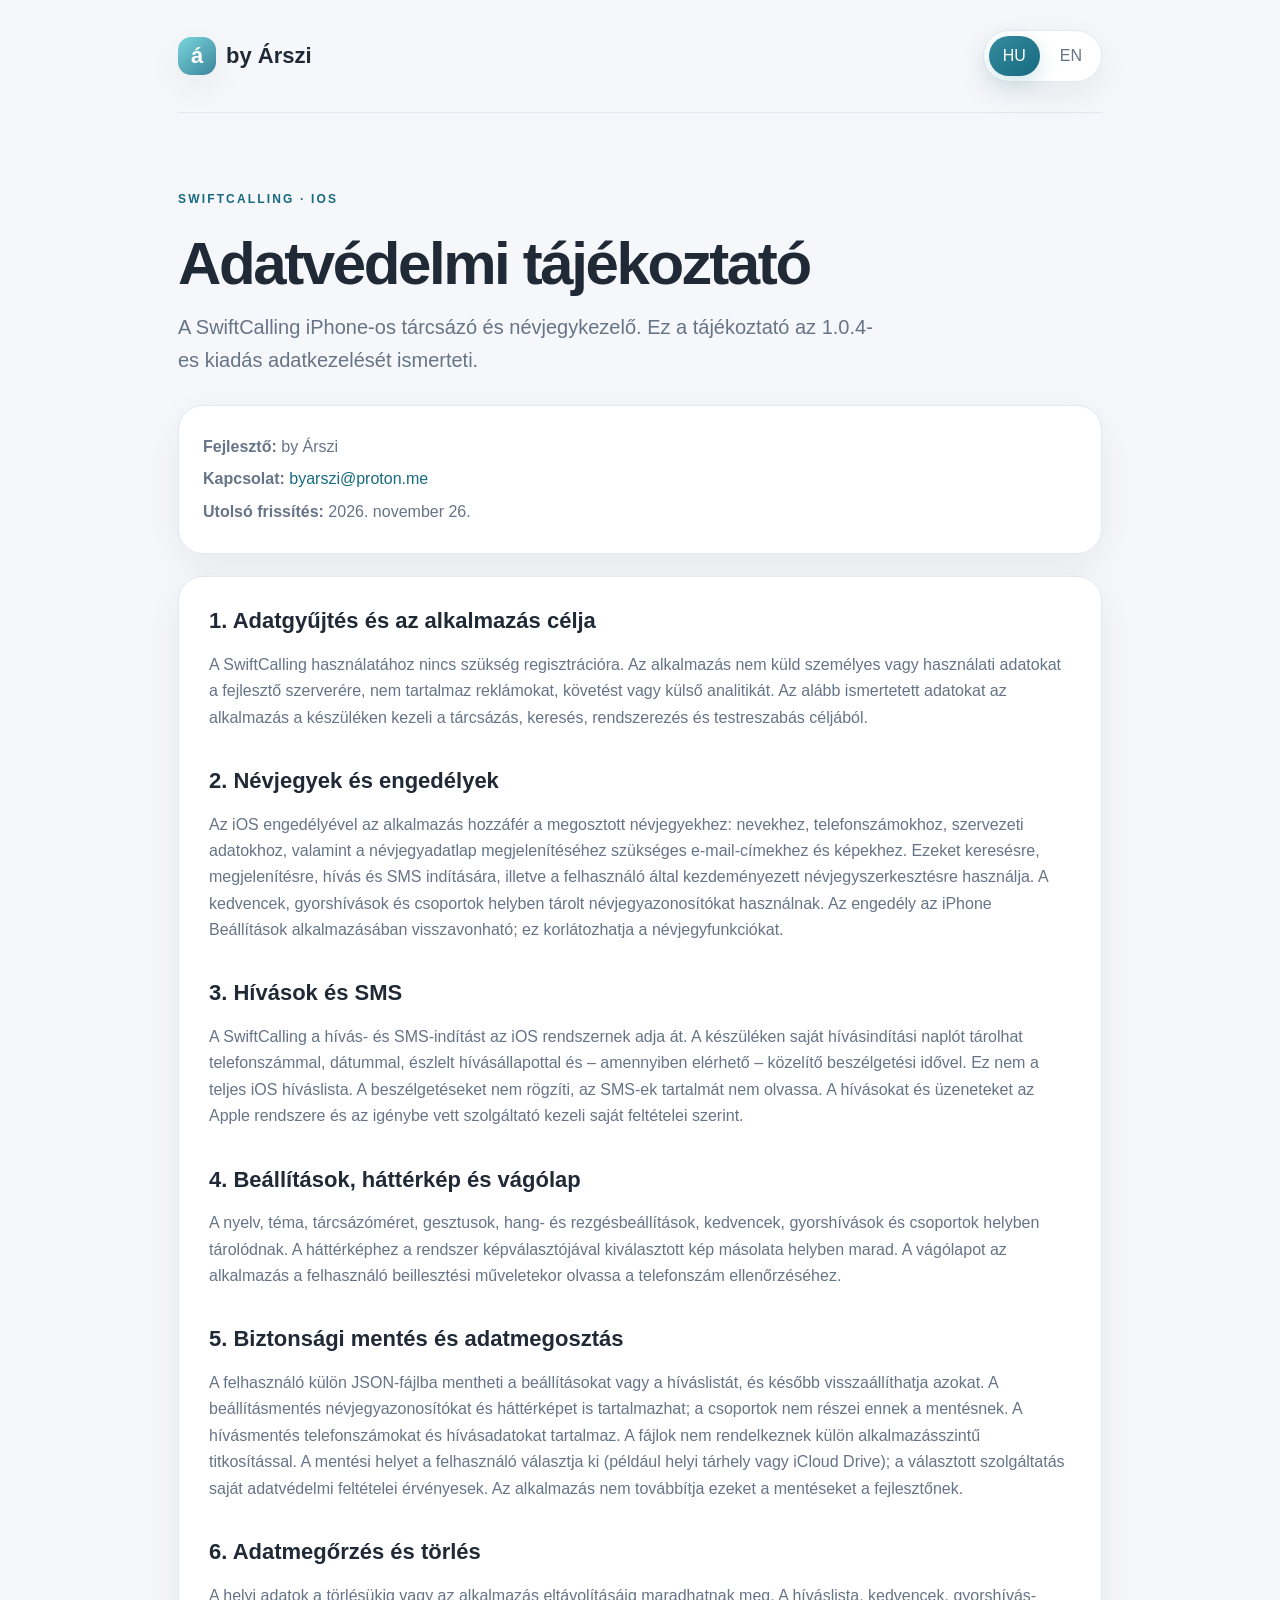
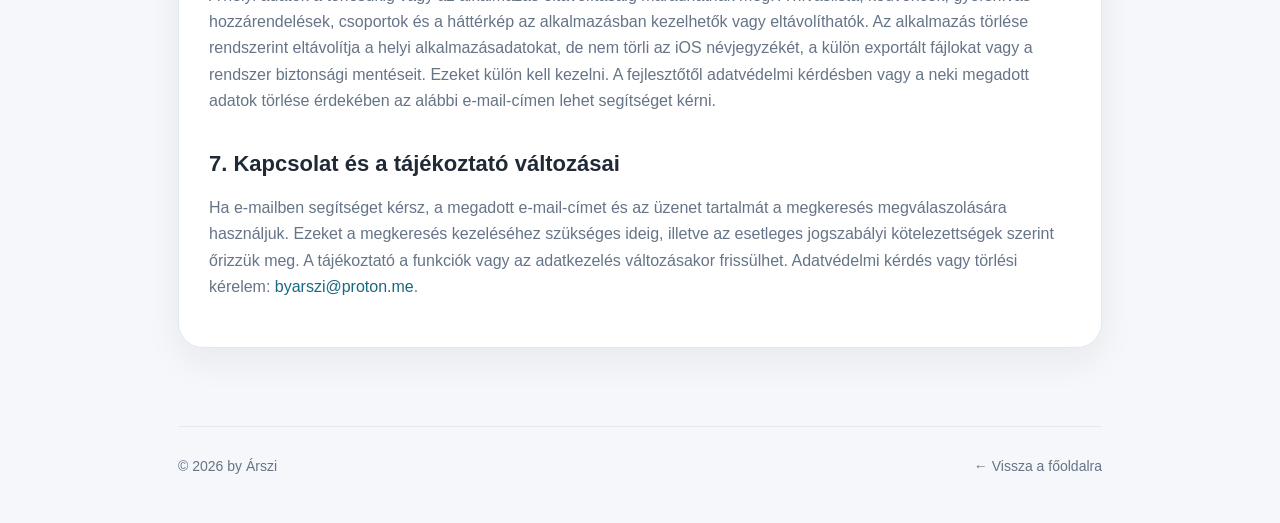
<file: swiftcalling-privacy.html>
<!doctype html>
<html lang="hu"><head><meta charset="utf-8"><meta name="viewport" content="width=device-width,initial-scale=1"><meta name="theme-color" content="#f5f7fa"><meta name="description" content="SwiftCalling – adatvédelmi tájékoztató / Privacy Policy"><title>SwiftCalling | Adatvédelem – by Árszi</title>

<style>
:root{color-scheme:light dark;--bg:#f5f7fa;--surface:#fff;--ink:#202936;--muted:#667487;--line:#e4e9f0;--accent:#368b9e;--accent2:#176a80;--shadow:0 12px 36px rgba(26,44,67,.065)}
@media(prefers-color-scheme:dark){:root{--bg:#10151d;--surface:#1b2430;--ink:#edf3f9;--muted:#acb8c8;--line:#354253;--accent:#7ad5dd;--accent2:#7ad5dd;--shadow:0 14px 40px rgba(0,0,0,.16)}}
*{box-sizing:border-box}
html{scroll-behavior:smooth}
body{margin:0;background:var(--bg);color:var(--ink);font:16px/1.65 -apple-system,BlinkMacSystemFont,"Segoe UI",sans-serif}
a{color:var(--accent2);text-decoration:none}
a:hover{text-decoration:underline}
a:focus-visible,button:focus-visible{outline:3px solid var(--accent);outline-offset:3px}
.wrap{max-width:980px;margin:auto;padding:0 28px}
header{display:flex;justify-content:space-between;align-items:center;gap:20px;padding:30px 0;border-bottom:1px solid var(--line)}
.brand{display:flex;align-items:center;gap:10px;font-weight:800;font-size:22px;color:var(--ink);text-decoration:none}
.mark{width:38px;height:38px;border-radius:13px;background:linear-gradient(140deg,#79d7dc,#3c839b);display:grid;place-items:center;color:#fff;box-shadow:var(--shadow);flex:0 0 auto}
.switch{display:flex;gap:6px;background:var(--surface);border:1px solid var(--line);border-radius:999px;padding:5px;box-shadow:var(--shadow)}
.switch button{font:inherit;border:0;border-radius:999px;padding:7px 14px;background:transparent;color:var(--muted);cursor:pointer}
.switch button[aria-pressed="true"]{background:linear-gradient(140deg,var(--accent),var(--accent2));color:#fff;box-shadow:0 8px 20px rgba(54,139,158,.22)}
main{padding:72px 0 78px}
.eyebrow{display:inline-block;letter-spacing:.18em;color:var(--accent2);font-size:12px;font-weight:800;text-transform:uppercase}
h1{font-size:clamp(38px,6vw,60px);line-height:1.12;letter-spacing:-.04em;margin:18px 0 14px}
h2{margin:36px 0 10px;font-size:22px;line-height:1.3}
p,li{color:var(--muted)}
.intro{font-size:20px;max-width:700px;margin:0}
.meta,.content{background:var(--surface);border:1px solid var(--line);border-radius:25px;box-shadow:var(--shadow)}
.meta{margin:28px 0 22px;padding:22px 24px}
.meta p{margin:6px 0}
.content{padding:30px}
.content > :first-child{margin-top:0}
ul{padding-left:22px}
footer{border-top:1px solid var(--line);display:flex;justify-content:space-between;gap:15px;padding:28px 0 45px;color:var(--muted);font-size:14px;flex-wrap:wrap}
footer a{color:var(--muted)}
[hidden]{display:none!important}
@media(max-width:650px){.wrap{padding:0 18px}header{align-items:flex-start;flex-direction:column}.switch{align-self:flex-start}main{padding:48px 0 56px}.intro{font-size:18px}.meta,.content{padding:24px}h1{letter-spacing:-.03em}}
</style></head><body><div class="wrap"><header><a class="brand" href="index.html"><span class="mark">á</span> by Árszi</a><div class="switch" role="group" aria-label="Language / Nyelv"><button id="huBtn" type="button" aria-pressed="true">HU</button><button id="enBtn" type="button" aria-pressed="false">EN</button></div></header><main>
<section id="hu" lang="hu"><span class="eyebrow">SwiftCalling · iOS</span><h1>Adatvédelmi tájékoztató</h1><p class="intro">A SwiftCalling iPhone-os tárcsázó és névjegykezelő. Ez a tájékoztató az 1.0.4-es kiadás adatkezelését ismerteti.</p><div class="meta"><p><strong>Fejlesztő:</strong> by Árszi</p><p><strong>Kapcsolat:</strong> <a href="mailto:byarszi@proton.me">byarszi@proton.me</a></p><p><strong>Utolsó frissítés:</strong> 2026. november 26.</p></div><div class="content"><h2>1. Adatgyűjtés és az alkalmazás célja</h2><p>A SwiftCalling használatához nincs szükség regisztrációra. Az alkalmazás nem küld személyes vagy használati adatokat a fejlesztő szerverére, nem tartalmaz reklámokat, követést vagy külső analitikát. Az alább ismertetett adatokat az alkalmazás a készüléken kezeli a tárcsázás, keresés, rendszerezés és testreszabás céljából.</p><h2>2. Névjegyek és engedélyek</h2><p>Az iOS engedélyével az alkalmazás hozzáfér a megosztott névjegyekhez: nevekhez, telefonszámokhoz, szervezeti adatokhoz, valamint a névjegyadatlap megjelenítéséhez szükséges e-mail-címekhez és képekhez. Ezeket keresésre, megjelenítésre, hívás és SMS indítására, illetve a felhasználó által kezdeményezett névjegyszerkesztésre használja. A kedvencek, gyorshívások és csoportok helyben tárolt névjegyazonosítókat használnak. Az engedély az iPhone Beállítások alkalmazásában visszavonható; ez korlátozhatja a névjegyfunkciókat.</p><h2>3. Hívások és SMS</h2><p>A SwiftCalling a hívás- és SMS-indítást az iOS rendszernek adja át. A készüléken saját hívásindítási naplót tárolhat telefonszámmal, dátummal, észlelt hívásállapottal és – amennyiben elérhető – közelítő beszélgetési idővel. Ez nem a teljes iOS híváslista. A beszélgetéseket nem rögzíti, az SMS-ek tartalmát nem olvassa. A hívásokat és üzeneteket az Apple rendszere és az igénybe vett szolgáltató kezeli saját feltételei szerint.</p><h2>4. Beállítások, háttérkép és vágólap</h2><p>A nyelv, téma, tárcsázóméret, gesztusok, hang- és rezgésbeállítások, kedvencek, gyorshívások és csoportok helyben tárolódnak. A háttérképhez a rendszer képválasztójával kiválasztott kép másolata helyben marad. A vágólapot az alkalmazás a felhasználó beillesztési műveletekor olvassa a telefonszám ellenőrzéséhez.</p><h2>5. Biztonsági mentés és adatmegosztás</h2><p>A felhasználó külön JSON-fájlba mentheti a beállításokat vagy a híváslistát, és később visszaállíthatja azokat. A beállításmentés névjegyazonosítókat és háttérképet is tartalmazhat; a csoportok nem részei ennek a mentésnek. A hívásmentés telefonszámokat és hívásadatokat tartalmaz. A fájlok nem rendelkeznek külön alkalmazásszintű titkosítással. A mentési helyet a felhasználó választja ki (például helyi tárhely vagy iCloud Drive); a választott szolgáltatás saját adatvédelmi feltételei érvényesek. Az alkalmazás nem továbbítja ezeket a mentéseket a fejlesztőnek.</p><h2>6. Adatmegőrzés és törlés</h2><p>A helyi adatok a törlésükig vagy az alkalmazás eltávolításáig maradhatnak meg. A híváslista, kedvencek, gyorshívás-hozzárendelések, csoportok és a háttérkép az alkalmazásban kezelhetők vagy eltávolíthatók. Az alkalmazás törlése rendszerint eltávolítja a helyi alkalmazásadatokat, de nem törli az iOS névjegyzékét, a külön exportált fájlokat vagy a rendszer biztonsági mentéseit. Ezeket külön kell kezelni. A fejlesztőtől adatvédelmi kérdésben vagy a neki megadott adatok törlése érdekében az alábbi e-mail-címen lehet segítséget kérni.</p><h2>7. Kapcsolat és a tájékoztató változásai</h2><p>Ha e-mailben segítséget kérsz, a megadott e-mail-címet és az üzenet tartalmát a megkeresés megválaszolására használjuk. Ezeket a megkeresés kezeléséhez szükséges ideig, illetve az esetleges jogszabályi kötelezettségek szerint őrizzük meg. A tájékoztató a funkciók vagy az adatkezelés változásakor frissülhet. Adatvédelmi kérdés vagy törlési kérelem: <a href="mailto:byarszi@proton.me">byarszi@proton.me</a>.</p></div></section>
<section id="en" lang="en" hidden><span class="eyebrow">SwiftCalling · iOS</span><h1>Privacy Policy</h1><p class="intro">SwiftCalling is an iPhone dialer and contact manager. This policy describes the data practices of version 1.0.4.</p><div class="meta"><p><strong>Developer:</strong> by Árszi</p><p><strong>Contact:</strong> <a href="mailto:byarszi@proton.me">byarszi@proton.me</a></p><p><strong>Last updated:</strong> November 26, 2026</p></div><div class="content"><h2>1. Data collection and purpose</h2><p>No registration is required to use SwiftCalling. The app does not send personal or usage data to a developer-operated server and contains no advertising, tracking or third-party analytics. The data described below is processed on the device for dialing, searching, organization and customization.</p><h2>2. Contacts and permissions</h2><p>With iOS permission, the app accesses shared contacts, including names, phone numbers, organization details, and email addresses and images needed to display contact details. These are used for search, display, initiating calls and SMS, and user-initiated contact editing. Favorites, speed dial and groups use contact identifiers stored locally. You can revoke access in your iPhone Settings; this may limit contact features.</p><h2>3. Calls and SMS</h2><p>SwiftCalling hands call and SMS initiation over to iOS. It may maintain its own local record of initiated calls, including phone numbers, dates, observed call status and approximate duration when available. This is not the complete iOS call history. The app does not record conversations or read SMS contents. Apple and the relevant service provider handle calls and messages under their own terms.</p><h2>4. Settings, wallpaper and clipboard</h2><p>Language, theme, keypad size, gestures, sound and haptic settings, favorites, speed dial and groups are stored locally. A copy of the wallpaper image selected using the system photo picker remains on the device. The app reads the clipboard when the user initiates a paste action to validate a phone number.</p><h2>5. Backups and data sharing</h2><p>Users can export settings or call history to separate JSON files and restore them later. Settings backups may include contact identifiers and wallpaper images; groups are not included in this backup. Call history backups contain phone numbers and call data. These files have no separate app-level encryption. Users choose the storage destination, such as local storage or iCloud Drive; the selected service’s privacy terms apply. The app does not send these backups to the developer.</p><h2>6. Retention and deletion</h2><p>Local data may remain until deleted or until the app is removed. Call history, favorites, speed dial assignments, groups and wallpaper can be managed or removed within the app. Deleting the app normally removes local app data but does not delete iOS contacts, separately exported files or system backups. These must be managed separately. You can contact the developer using the email address below for privacy questions or requests to delete information you have provided to the developer.</p><h2>7. Contact and policy changes</h2><p>If you contact us by email, your email address and message are used to respond to your inquiry. They are retained for as long as necessary to handle the inquiry and as required by applicable law. This policy may be updated when features or data practices change. For privacy questions or deletion requests, contact: <a href="mailto:byarszi@proton.me">byarszi@proton.me</a>.</p></div></section>
</main><footer><span>© <span id="year">2026</span> by Árszi</span><a href="index.html" id="back">← Vissza a főoldalra</a></footer></div><script>
(function(){const hu=document.getElementById('hu'),en=document.getElementById('en'),hb=document.getElementById('huBtn'),eb=document.getElementById('enBtn'),back=document.getElementById('back');function setLang(lang){const isHu=lang==='hu';hu.hidden=!isHu;en.hidden=isHu;hb.setAttribute('aria-pressed',String(isHu));eb.setAttribute('aria-pressed',String(!isHu));document.documentElement.lang=lang;document.title=isHu?'SwiftCalling | Adatvédelem – by Árszi':'SwiftCalling | Privacy Policy – by Árszi';back.textContent=isHu?'← Vissza a főoldalra':'← Back to homepage';}hb.addEventListener('click',()=>setLang('hu'));eb.addEventListener('click',()=>setLang('en'));setLang(new URLSearchParams(location.search).get('lang')==='en'?'en':'hu');document.getElementById('year').textContent=new Date().getFullYear();})();
</script></body></html>
</file>
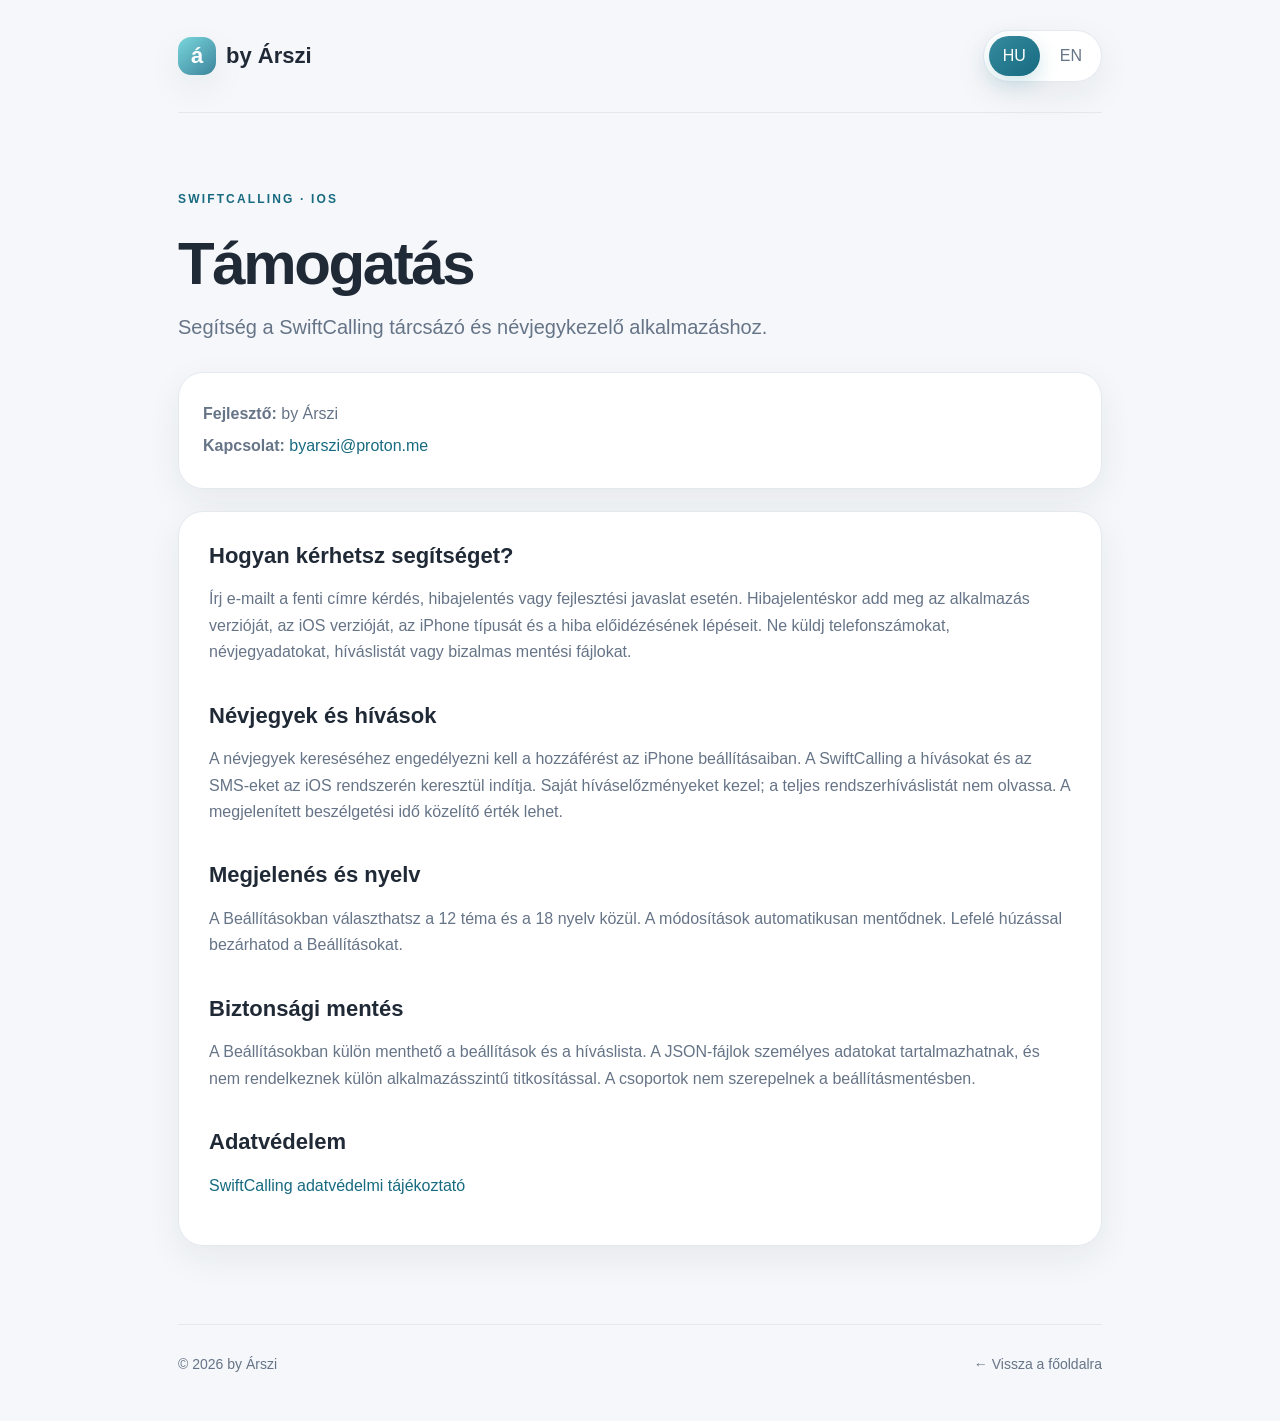
<file: swiftcalling-support.html>
<!DOCTYPE html>

<html lang="hu"><head><meta charset="utf-8"/><meta content="width=device-width,initial-scale=1" name="viewport"/><meta content="#f5f7fa" name="theme-color"/><meta content="SwiftCalling – adatvédelmi tájékoztató / Privacy Policy" name="description"/><title>SwiftCalling | Támogatás – by Árszi</title>

<style>
:root{color-scheme:light dark;--bg:#f5f7fa;--surface:#fff;--ink:#202936;--muted:#667487;--line:#e4e9f0;--accent:#368b9e;--accent2:#176a80;--shadow:0 12px 36px rgba(26,44,67,.065)}
@media(prefers-color-scheme:dark){:root{--bg:#10151d;--surface:#1b2430;--ink:#edf3f9;--muted:#acb8c8;--line:#354253;--accent:#7ad5dd;--accent2:#7ad5dd;--shadow:0 14px 40px rgba(0,0,0,.16)}}
*{box-sizing:border-box}
html{scroll-behavior:smooth}
body{margin:0;background:var(--bg);color:var(--ink);font:16px/1.65 -apple-system,BlinkMacSystemFont,"Segoe UI",sans-serif}
a{color:var(--accent2);text-decoration:none}
a:hover{text-decoration:underline}
a:focus-visible,button:focus-visible{outline:3px solid var(--accent);outline-offset:3px}
.wrap{max-width:980px;margin:auto;padding:0 28px}
header{display:flex;justify-content:space-between;align-items:center;gap:20px;padding:30px 0;border-bottom:1px solid var(--line)}
.brand{display:flex;align-items:center;gap:10px;font-weight:800;font-size:22px;color:var(--ink);text-decoration:none}
.mark{width:38px;height:38px;border-radius:13px;background:linear-gradient(140deg,#79d7dc,#3c839b);display:grid;place-items:center;color:#fff;box-shadow:var(--shadow);flex:0 0 auto}
.switch{display:flex;gap:6px;background:var(--surface);border:1px solid var(--line);border-radius:999px;padding:5px;box-shadow:var(--shadow)}
.switch button{font:inherit;border:0;border-radius:999px;padding:7px 14px;background:transparent;color:var(--muted);cursor:pointer}
.switch button[aria-pressed="true"]{background:linear-gradient(140deg,var(--accent),var(--accent2));color:#fff;box-shadow:0 8px 20px rgba(54,139,158,.22)}
main{padding:72px 0 78px}
.eyebrow{display:inline-block;letter-spacing:.18em;color:var(--accent2);font-size:12px;font-weight:800;text-transform:uppercase}
h1{font-size:clamp(38px,6vw,60px);line-height:1.12;letter-spacing:-.04em;margin:18px 0 14px}
h2{margin:36px 0 10px;font-size:22px;line-height:1.3}
p,li{color:var(--muted)}
.intro{font-size:20px;max-width:700px;margin:0}
.meta,.content{background:var(--surface);border:1px solid var(--line);border-radius:25px;box-shadow:var(--shadow)}
.meta{margin:28px 0 22px;padding:22px 24px}
.meta p{margin:6px 0}
.content{padding:30px}
.content > :first-child{margin-top:0}
ul{padding-left:22px}
footer{border-top:1px solid var(--line);display:flex;justify-content:space-between;gap:15px;padding:28px 0 45px;color:var(--muted);font-size:14px;flex-wrap:wrap}
footer a{color:var(--muted)}
[hidden]{display:none!important}
@media(max-width:650px){.wrap{padding:0 18px}header{align-items:flex-start;flex-direction:column}.switch{align-self:flex-start}main{padding:48px 0 56px}.intro{font-size:18px}.meta,.content{padding:24px}h1{letter-spacing:-.03em}}
</style></head><body><div class="wrap"><header><a class="brand" href="index.html"><span class="mark">á</span> by Árszi</a><div aria-label="Language / Nyelv" class="switch" role="group"><button aria-pressed="true" id="huBtn" type="button">HU</button><button aria-pressed="false" id="enBtn" type="button">EN</button></div></header><main>
<section id="hu" lang="hu"><span class="eyebrow">SwiftCalling · iOS</span><h1>Támogatás</h1><p class="intro">Segítség a SwiftCalling tárcsázó és névjegykezelő alkalmazáshoz.</p><div class="meta"><p><strong>Fejlesztő:</strong> by Árszi</p><p><strong>Kapcsolat:</strong> <a href="mailto:byarszi@proton.me?subject=SwiftCalling%20-%20T%C3%A1mogat%C3%A1s">byarszi@proton.me</a></p></div><div class="content"><h2>Hogyan kérhetsz segítséget?</h2><p>Írj e-mailt a fenti címre kérdés, hibajelentés vagy fejlesztési javaslat esetén. Hibajelentéskor add meg az alkalmazás verzióját, az iOS verzióját, az iPhone típusát és a hiba előidézésének lépéseit. Ne küldj telefonszámokat, névjegyadatokat, híváslistát vagy bizalmas mentési fájlokat.</p><h2>Névjegyek és hívások</h2><p>A névjegyek kereséséhez engedélyezni kell a hozzáférést az iPhone beállításaiban. A SwiftCalling a hívásokat és az SMS-eket az iOS rendszerén keresztül indítja. Saját híváselőzményeket kezel; a teljes rendszerhíváslistát nem olvassa. A megjelenített beszélgetési idő közelítő érték lehet.</p><h2>Megjelenés és nyelv</h2><p>A Beállításokban választhatsz a 12 téma és a 18 nyelv közül. A módosítások automatikusan mentődnek. Lefelé húzással bezárhatod a Beállításokat.</p><h2>Biztonsági mentés</h2><p>A Beállításokban külön menthető a beállítások és a híváslista. A JSON-fájlok személyes adatokat tartalmazhatnak, és nem rendelkeznek külön alkalmazásszintű titkosítással. A csoportok nem szerepelnek a beállításmentésben.</p><h2>Adatvédelem</h2><p><a href="swiftcalling-privacy.html">SwiftCalling adatvédelmi tájékoztató</a></p></div></section>
<section hidden="" id="en" lang="en"><span class="eyebrow">SwiftCalling · iOS</span><h1>Support</h1><p class="intro">Help with the SwiftCalling dialer and contact manager.</p><div class="meta"><p><strong>Developer:</strong> by Árszi</p><p><strong>Contact:</strong> <a href="mailto:byarszi@proton.me?subject=SwiftCalling%20-%20Support">byarszi@proton.me</a></p></div><div class="content"><h2>How to get help</h2><p>Email us with questions, bug reports or suggestions. When reporting a problem, include the app version, iOS version, iPhone model and steps to reproduce the issue. Please do not send phone numbers, contact details, call history or confidential backup files.</p><h2>Contacts and calls</h2><p>Contact search requires permission in iPhone Settings. SwiftCalling initiates calls and SMS through iOS. It maintains its own call history; it does not read the complete system call history. Displayed call durations may be approximate.</p><h2>Appearance and language</h2><p>Choose from 12 themes and 18 languages in Settings. Changes are saved automatically. Swipe down to dismiss Settings.</p><h2>Backups</h2><p>Settings and call history can be exported separately. JSON files may contain personal data and have no separate app-level encryption. Groups are not included in settings backups.</p><h2>Privacy</h2><p><a href="swiftcalling-privacy.html?lang=en">SwiftCalling Privacy Policy</a></p></div></section>
</main><footer><span>© <span id="year">2026</span> by Árszi</span><a href="index.html" id="back">← Vissza a főoldalra</a></footer></div><script>
(function(){const hu=document.getElementById('hu'),en=document.getElementById('en'),hb=document.getElementById('huBtn'),eb=document.getElementById('enBtn'),back=document.getElementById('back');function setLang(lang){const isHu=lang==='hu';hu.hidden=!isHu;en.hidden=isHu;hb.setAttribute('aria-pressed',String(isHu));eb.setAttribute('aria-pressed',String(!isHu));document.documentElement.lang=lang;document.title=isHu?'SwiftCalling | Támogatás – by Árszi':'SwiftCalling | Support – by Árszi';back.textContent=isHu?'← Vissza a főoldalra':'← Back to homepage';}hb.addEventListener('click',()=>setLang('hu'));eb.addEventListener('click',()=>setLang('en'));setLang(new URLSearchParams(location.search).get('lang')==='en'?'en':'hu');document.getElementById('year').textContent=new Date().getFullYear();})();
</script></body></html>
</file>
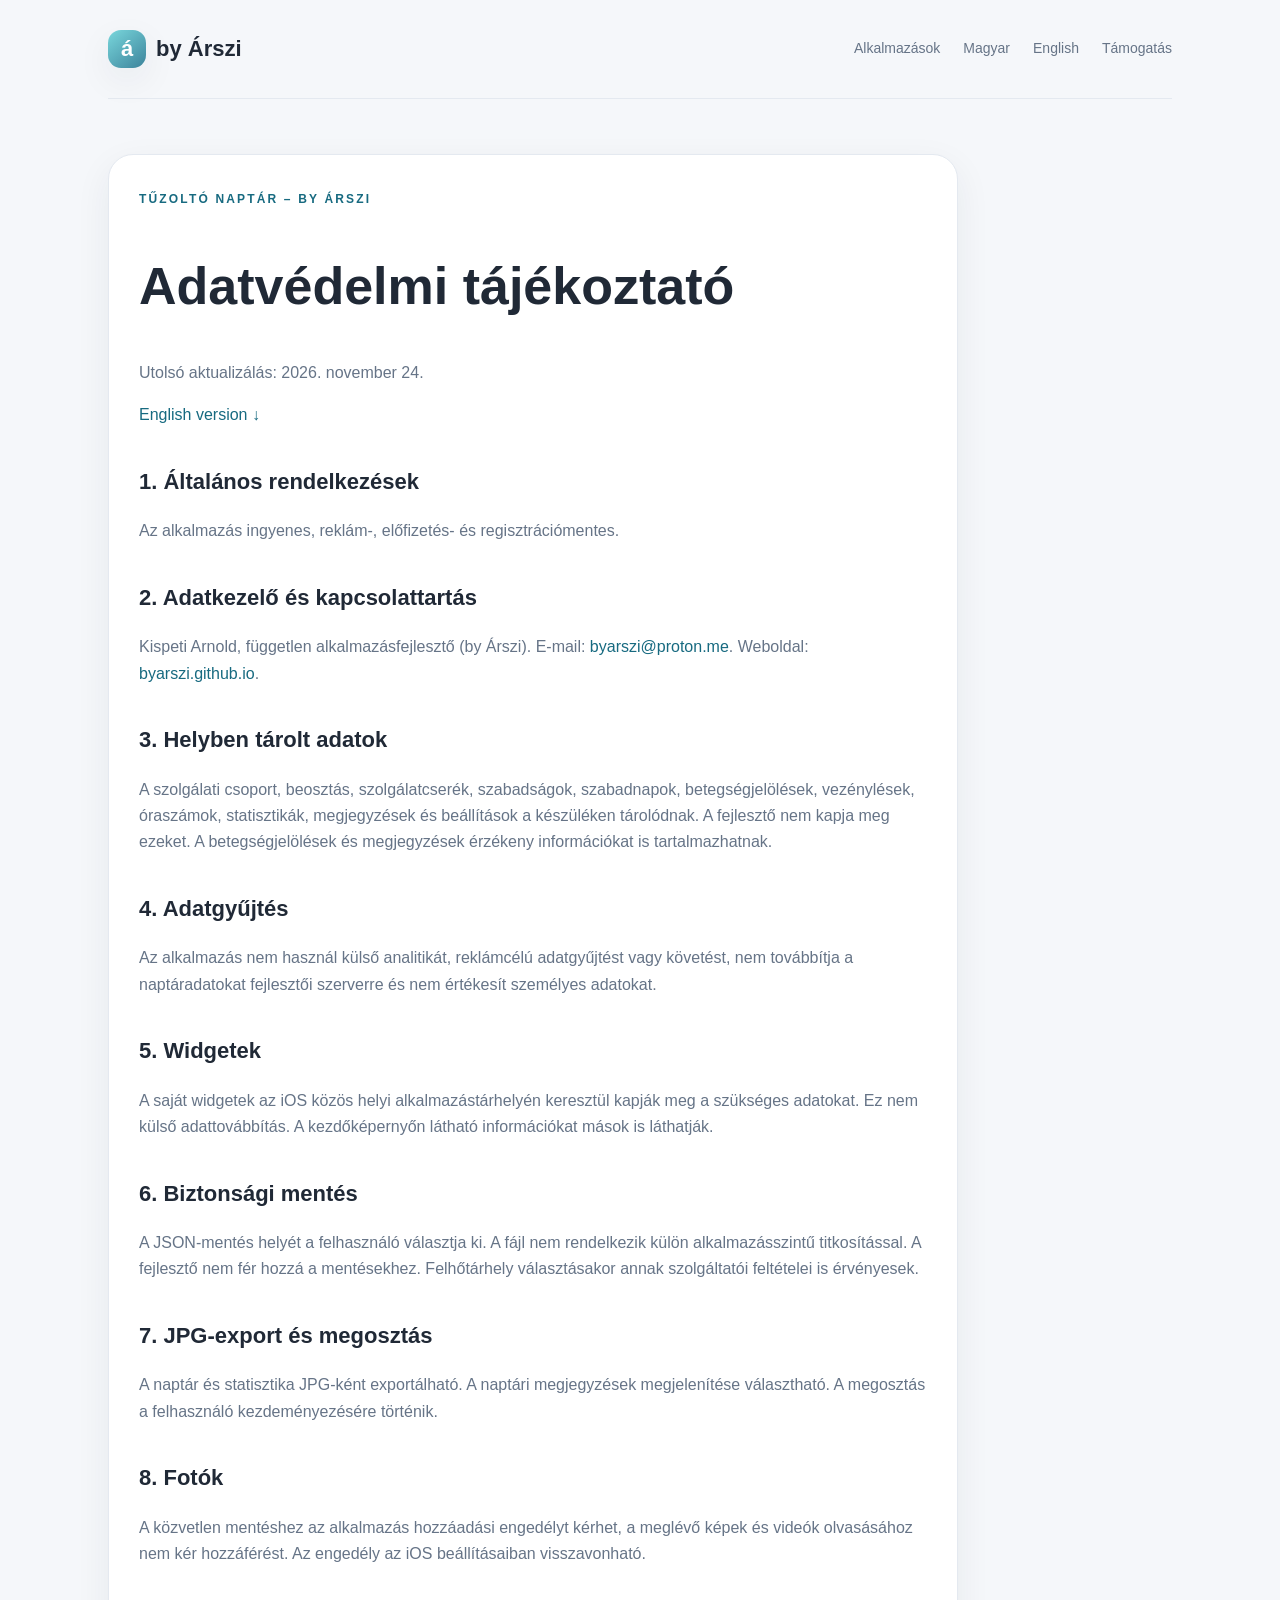
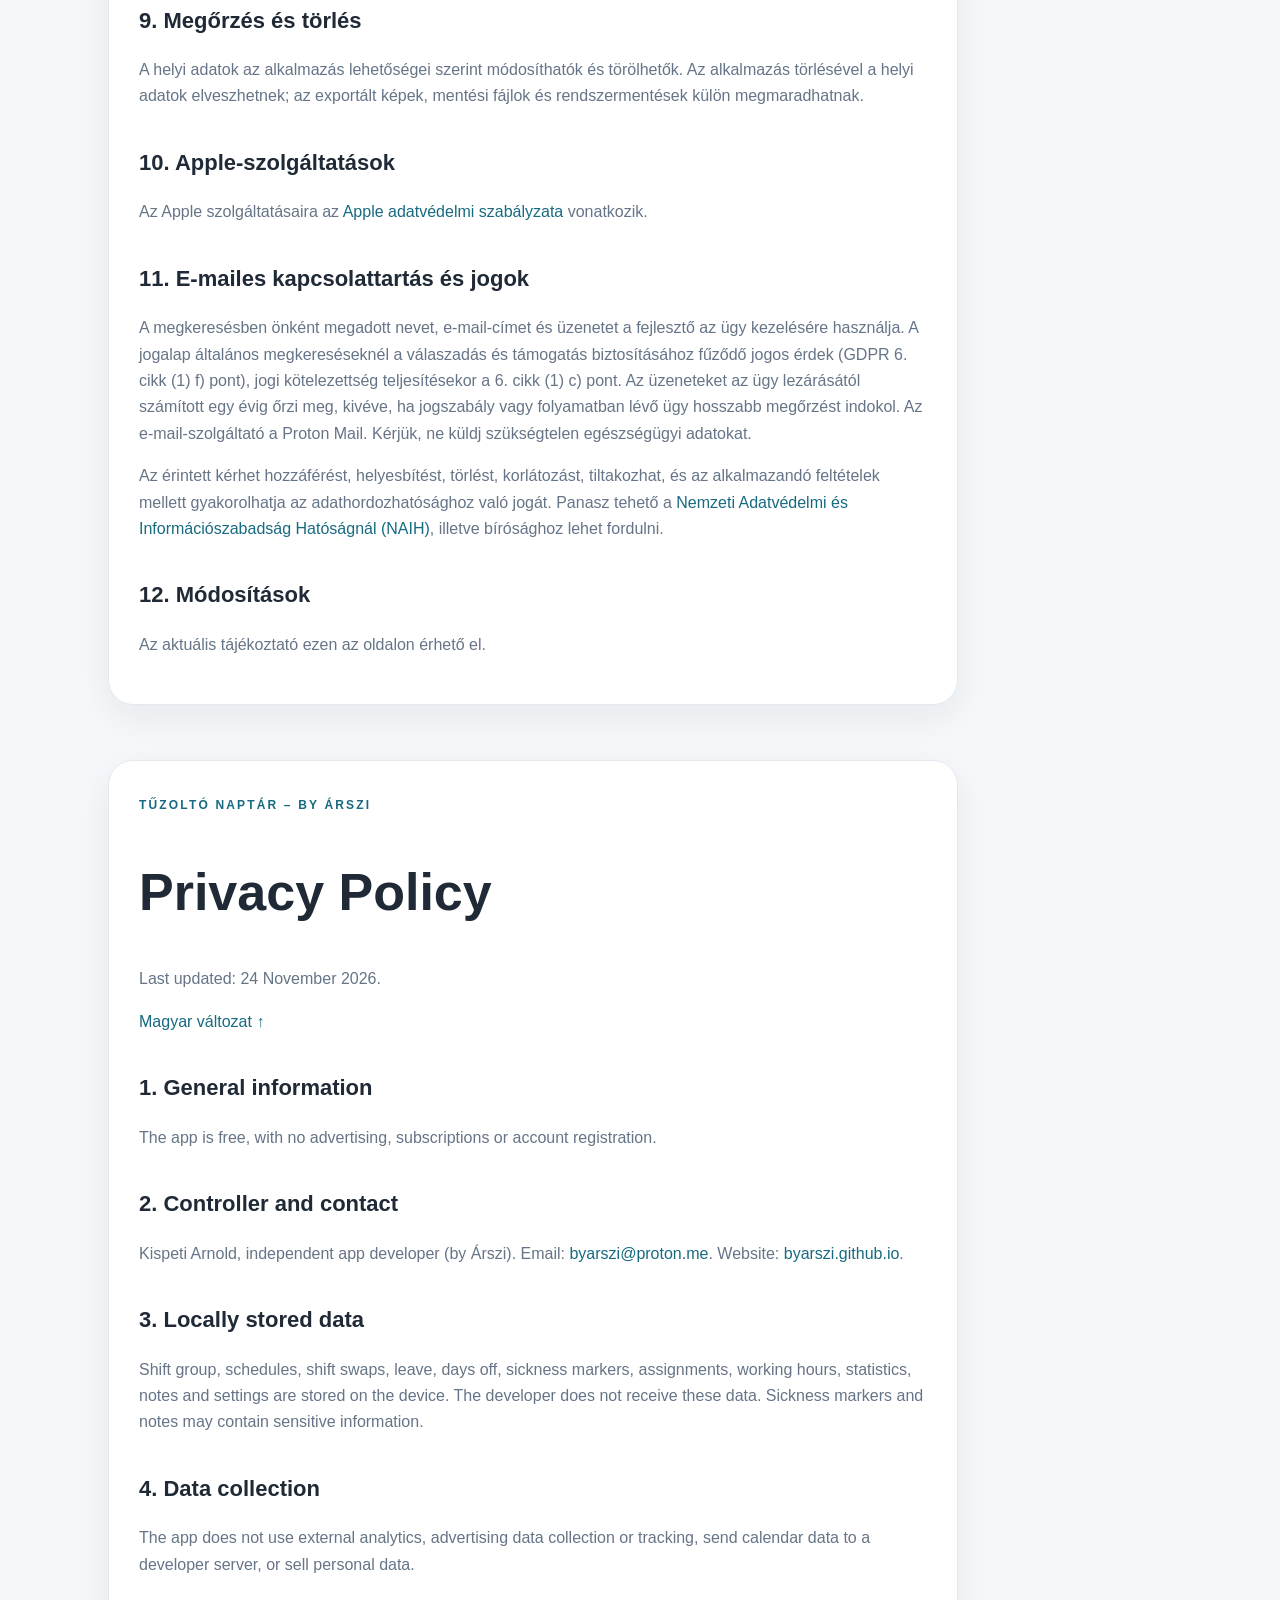
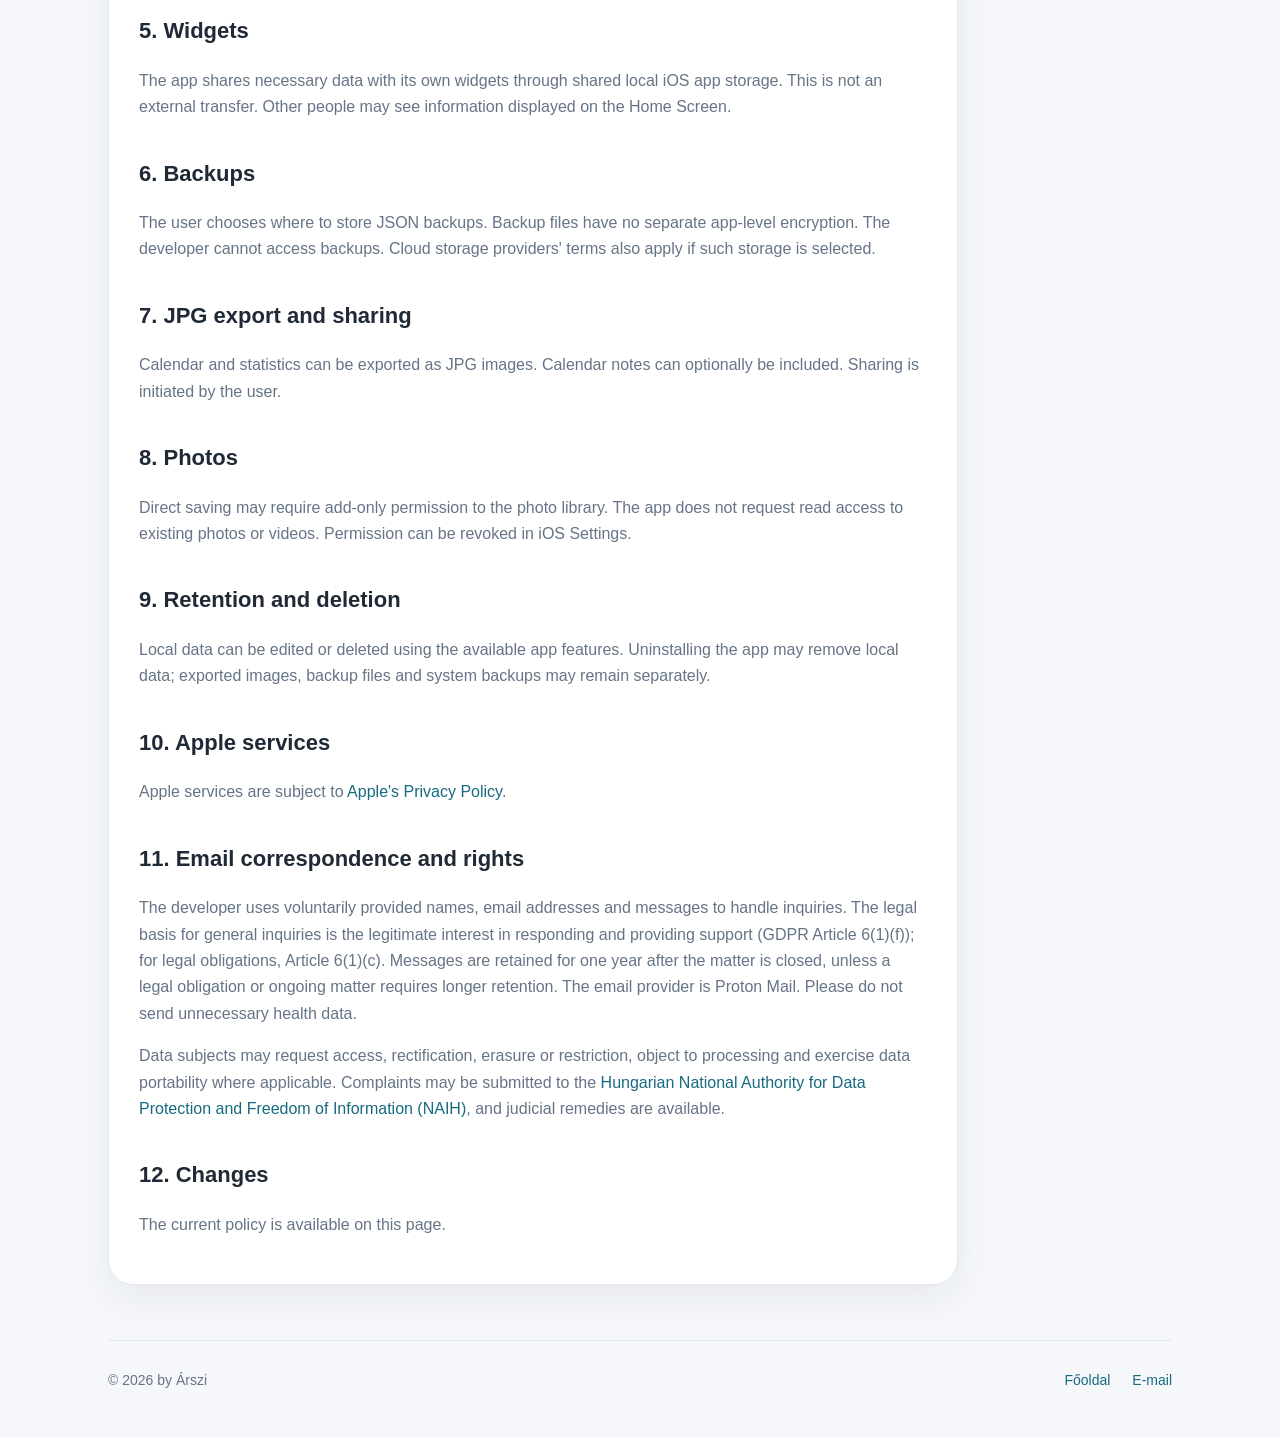
<file: tuzoltonaptar-privacy.html>
<!doctype html>
<html lang="hu"><head><meta charset="utf-8"><meta name="viewport" content="width=device-width,initial-scale=1"><title>Tűzoltó Naptár | Adatvédelem / Privacy</title><link rel="stylesheet" href="style.css"></head><body><div class="wrap"><header><a class="brand" href="index.html"><span class="mark">á</span> by Árszi</a><nav><a href="index.html#apps">Alkalmazások</a><a href="#hu">Magyar</a><a href="#en" lang="en">English</a><a href="support.html">Támogatás</a></nav></header><main>
<article class="content" id="hu"><span class="eyebrow">TŰZOLTÓ NAPTÁR – BY ÁRSZI</span><h1>Adatvédelmi tájékoztató</h1><p>Utolsó aktualizálás: 2026. november 24.</p><p><a href="#en" lang="en">English version ↓</a></p>
<h2>1. Általános rendelkezések</h2><p>Az alkalmazás ingyenes, reklám-, előfizetés- és regisztrációmentes.</p>
<h2>2. Adatkezelő és kapcsolattartás</h2><p>Kispeti Arnold, független alkalmazásfejlesztő (by Árszi). E-mail: <a href="mailto:byarszi@proton.me">byarszi@proton.me</a>. Weboldal: <a href="https://byarszi.github.io/">byarszi.github.io</a>.</p>
<h2>3. Helyben tárolt adatok</h2><p>A szolgálati csoport, beosztás, szolgálatcserék, szabadságok, szabadnapok, betegségjelölések, vezénylések, óraszámok, statisztikák, megjegyzések és beállítások a készüléken tárolódnak. A fejlesztő nem kapja meg ezeket. A betegségjelölések és megjegyzések érzékeny információkat is tartalmazhatnak.</p>
<h2>4. Adatgyűjtés</h2><p>Az alkalmazás nem használ külső analitikát, reklámcélú adatgyűjtést vagy követést, nem továbbítja a naptáradatokat fejlesztői szerverre és nem értékesít személyes adatokat.</p>
<h2>5. Widgetek</h2><p>A saját widgetek az iOS közös helyi alkalmazástárhelyén keresztül kapják meg a szükséges adatokat. Ez nem külső adattovábbítás. A kezdőképernyőn látható információkat mások is láthatják.</p>
<h2>6. Biztonsági mentés</h2><p>A JSON-mentés helyét a felhasználó választja ki. A fájl nem rendelkezik külön alkalmazásszintű titkosítással. A fejlesztő nem fér hozzá a mentésekhez. Felhőtárhely választásakor annak szolgáltatói feltételei is érvényesek.</p>
<h2>7. JPG-export és megosztás</h2><p>A naptár és statisztika JPG-ként exportálható. A naptári megjegyzések megjelenítése választható. A megosztás a felhasználó kezdeményezésére történik.</p>
<h2>8. Fotók</h2><p>A közvetlen mentéshez az alkalmazás hozzáadási engedélyt kérhet, a meglévő képek és videók olvasásához nem kér hozzáférést. Az engedély az iOS beállításaiban visszavonható.</p>
<h2>9. Megőrzés és törlés</h2><p>A helyi adatok az alkalmazás lehetőségei szerint módosíthatók és törölhetők. Az alkalmazás törlésével a helyi adatok elveszhetnek; az exportált képek, mentési fájlok és rendszermentések külön megmaradhatnak.</p>
<h2>10. Apple-szolgáltatások</h2><p>Az Apple szolgáltatásaira az <a href="https://www.apple.com/legal/privacy/hu/">Apple adatvédelmi szabályzata</a> vonatkozik.</p>
<h2>11. E-mailes kapcsolattartás és jogok</h2><p>A megkeresésben önként megadott nevet, e-mail-címet és üzenetet a fejlesztő az ügy kezelésére használja. A jogalap általános megkereséseknél a válaszadás és támogatás biztosításához fűződő jogos érdek (GDPR 6. cikk (1) f) pont), jogi kötelezettség teljesítésekor a 6. cikk (1) c) pont. Az üzeneteket az ügy lezárásától számított egy évig őrzi meg, kivéve, ha jogszabály vagy folyamatban lévő ügy hosszabb megőrzést indokol. Az e-mail-szolgáltató a Proton Mail. Kérjük, ne küldj szükségtelen egészségügyi adatokat.</p><p>Az érintett kérhet hozzáférést, helyesbítést, törlést, korlátozást, tiltakozhat, és az alkalmazandó feltételek mellett gyakorolhatja az adathordozhatósághoz való jogát. Panasz tehető a <a href="https://www.naih.hu/">Nemzeti Adatvédelmi és Információszabadság Hatóságnál (NAIH)</a>, illetve bírósághoz lehet fordulni.</p>
<h2>12. Módosítások</h2><p>Az aktuális tájékoztató ezen az oldalon érhető el.</p></article>
<article class="content" id="en" lang="en"><span class="eyebrow">TŰZOLTÓ NAPTÁR – BY ÁRSZI</span><h1>Privacy Policy</h1><p>Last updated: 24 November 2026.</p><p><a href="#hu" lang="hu">Magyar változat ↑</a></p>
<h2>1. General information</h2><p>The app is free, with no advertising, subscriptions or account registration.</p>
<h2>2. Controller and contact</h2><p>Kispeti Arnold, independent app developer (by Árszi). Email: <a href="mailto:byarszi@proton.me">byarszi@proton.me</a>. Website: <a href="https://byarszi.github.io/">byarszi.github.io</a>.</p>
<h2>3. Locally stored data</h2><p>Shift group, schedules, shift swaps, leave, days off, sickness markers, assignments, working hours, statistics, notes and settings are stored on the device. The developer does not receive these data. Sickness markers and notes may contain sensitive information.</p>
<h2>4. Data collection</h2><p>The app does not use external analytics, advertising data collection or tracking, send calendar data to a developer server, or sell personal data.</p>
<h2>5. Widgets</h2><p>The app shares necessary data with its own widgets through shared local iOS app storage. This is not an external transfer. Other people may see information displayed on the Home Screen.</p>
<h2>6. Backups</h2><p>The user chooses where to store JSON backups. Backup files have no separate app-level encryption. The developer cannot access backups. Cloud storage providers' terms also apply if such storage is selected.</p>
<h2>7. JPG export and sharing</h2><p>Calendar and statistics can be exported as JPG images. Calendar notes can optionally be included. Sharing is initiated by the user.</p>
<h2>8. Photos</h2><p>Direct saving may require add-only permission to the photo library. The app does not request read access to existing photos or videos. Permission can be revoked in iOS Settings.</p>
<h2>9. Retention and deletion</h2><p>Local data can be edited or deleted using the available app features. Uninstalling the app may remove local data; exported images, backup files and system backups may remain separately.</p>
<h2>10. Apple services</h2><p>Apple services are subject to <a href="https://www.apple.com/legal/privacy/">Apple's Privacy Policy</a>.</p>
<h2>11. Email correspondence and rights</h2><p>The developer uses voluntarily provided names, email addresses and messages to handle inquiries. The legal basis for general inquiries is the legitimate interest in responding and providing support (GDPR Article 6(1)(f)); for legal obligations, Article 6(1)(c). Messages are retained for one year after the matter is closed, unless a legal obligation or ongoing matter requires longer retention. The email provider is Proton Mail. Please do not send unnecessary health data.</p><p>Data subjects may request access, rectification, erasure or restriction, object to processing and exercise data portability where applicable. Complaints may be submitted to the <a href="https://www.naih.hu/">Hungarian National Authority for Data Protection and Freedom of Information (NAIH)</a>, and judicial remedies are available.</p>
<h2>12. Changes</h2><p>The current policy is available on this page.</p></article></main><footer><span>© 2026 by Árszi</span><div><a href="index.html">Főoldal</a><a href="mailto:byarszi@proton.me">E-mail</a></div></footer></div></body></html>
</file>
<file: style.css>
:root{color-scheme:light dark;--bg:#f5f7fa;--surface:#fff;--ink:#202936;--muted:#667487;--line:#e4e9f0;--accent:#368b9e;--accent2:#176a80;--shadow:0 12px 36px rgba(26,44,67,.065)}@media(prefers-color-scheme:dark){:root{--bg:#10151d;--surface:#1b2430;--ink:#edf3f9;--muted:#acb8c8;--line:#354253;--accent:#7ad5dd;--accent2:#7ad5dd;--shadow:0 14px 40px rgba(0,0,0,.16)}}*{box-sizing:border-box}html{scroll-behavior:smooth}body{margin:0;background:var(--bg);color:var(--ink);font:16px/1.65 -apple-system,BlinkMacSystemFont,"Segoe UI",sans-serif}.wrap{max-width:1120px;margin:auto;padding:0 28px}a{color:var(--accent2);text-decoration:none}a:hover{text-decoration:underline}header{display:flex;justify-content:space-between;align-items:center;gap:20px;padding:30px 0;border-bottom:1px solid var(--line)}.brand{display:flex;align-items:center;gap:10px;font-weight:800;font-size:22px;color:var(--ink)}.mark{width:38px;height:38px;border-radius:13px;background:linear-gradient(140deg,#79d7dc,#3c839b);display:grid;place-items:center;color:#fff;box-shadow:var(--shadow)}nav{display:flex;gap:23px;flex-wrap:wrap}nav a{font-size:14px;color:var(--muted)}.hero{padding:105px 0 112px;max-width:790px}.eyebrow{letter-spacing:.18em;color:var(--accent2);font-size:12px;font-weight:800}.hero h1{font-size:clamp(44px,7vw,78px);line-height:1.12;letter-spacing:-.055em;margin:20px 0}.hero h1 span{color:var(--accent2)}.hero p{font-size:20px;color:var(--muted);max-width:620px}.primary{display:inline-block;background:var(--ink);color:var(--bg);padding:13px 23px;border-radius:15px;font-weight:650;margin-top:15px}.primary:hover{text-decoration:none;opacity:.88}.sectiontop{display:flex;align-items:center;justify-content:space-between;gap:15px}.sectiontop span,.status{color:var(--muted);font-size:13px}.cards{display:grid;grid-template-columns:repeat(2,minmax(0,1fr));gap:20px}.card,.note,.content{background:var(--surface);border:1px solid var(--line);border-radius:25px;padding:30px;box-shadow:var(--shadow)}.card{min-height:285px;display:flex;flex-direction:column;align-items:flex-start}.card h3{font-size:23px;margin:12px 0 0}.card p{color:var(--muted);margin:7px 0 18px}.card .status{margin-top:auto}.card a{margin-top:10px}.appicon{width:56px;height:56px;border-radius:18px;display:grid;place-items:center;font-size:28px;color:#fff}.pix{background:linear-gradient(140deg,#7d9cbd,#40536c)}.radio{background:linear-gradient(140deg,#f7a45e,#d56b39)}.chirps{background:linear-gradient(140deg,#75d6cc,#247e91)}.fire{background:linear-gradient(140deg,#e16d68,#a53e3c)}.note{margin:60px 0}.note p,.content p,.content li{color:var(--muted)}.content{margin:55px 0;max-width:850px}.content h1{font-size:clamp(32px,5vw,52px);line-height:1.2}.content h2{margin-top:35px;font-size:22px}footer{border-top:1px solid var(--line);display:flex;justify-content:space-between;gap:15px;padding:28px 0 45px;color:var(--muted);font-size:14px}footer div{display:flex;gap:22px}@media(max-width:650px){.wrap{padding:0 18px}header{align-items:flex-start;flex-direction:column}nav{gap:16px}.hero{padding:70px 0}.hero p{font-size:18px}.cards{grid-template-columns:1fr}.card,.note,.content{padding:24px}footer{flex-direction:column}}
</file>
